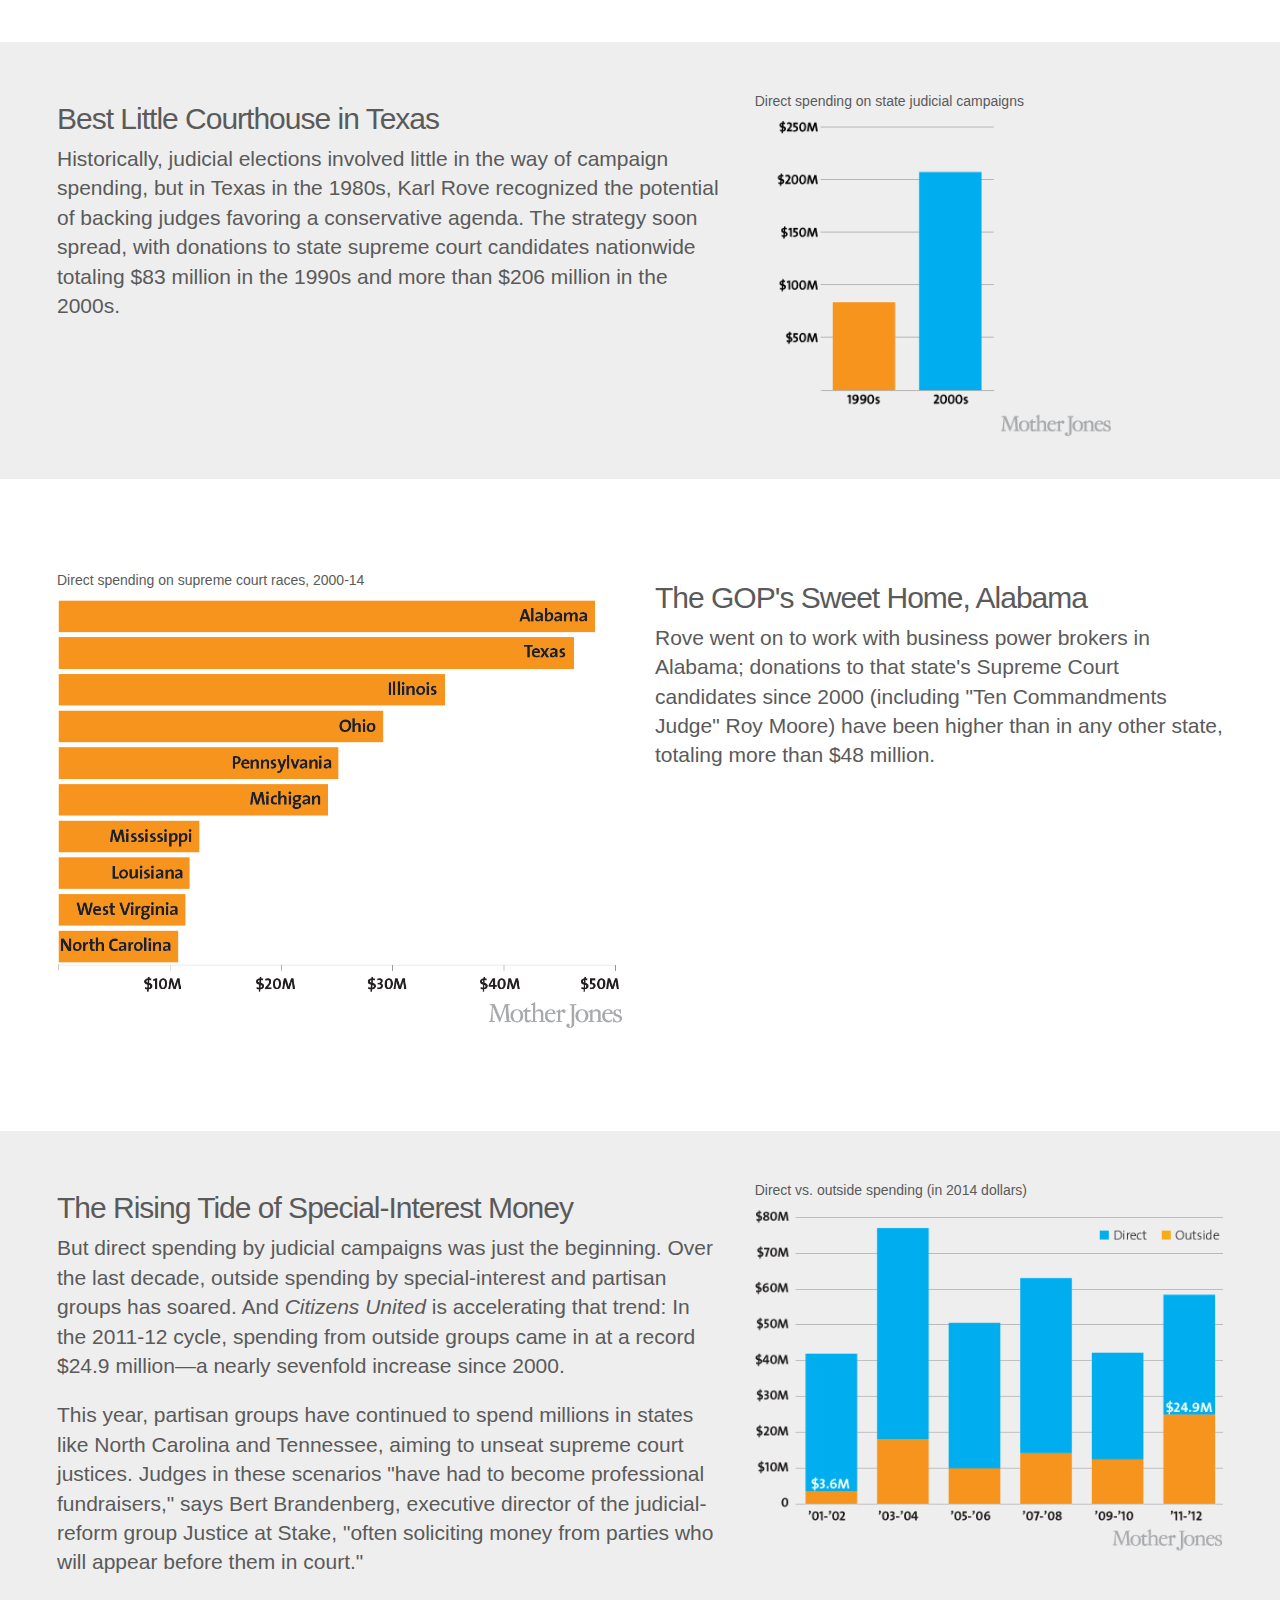
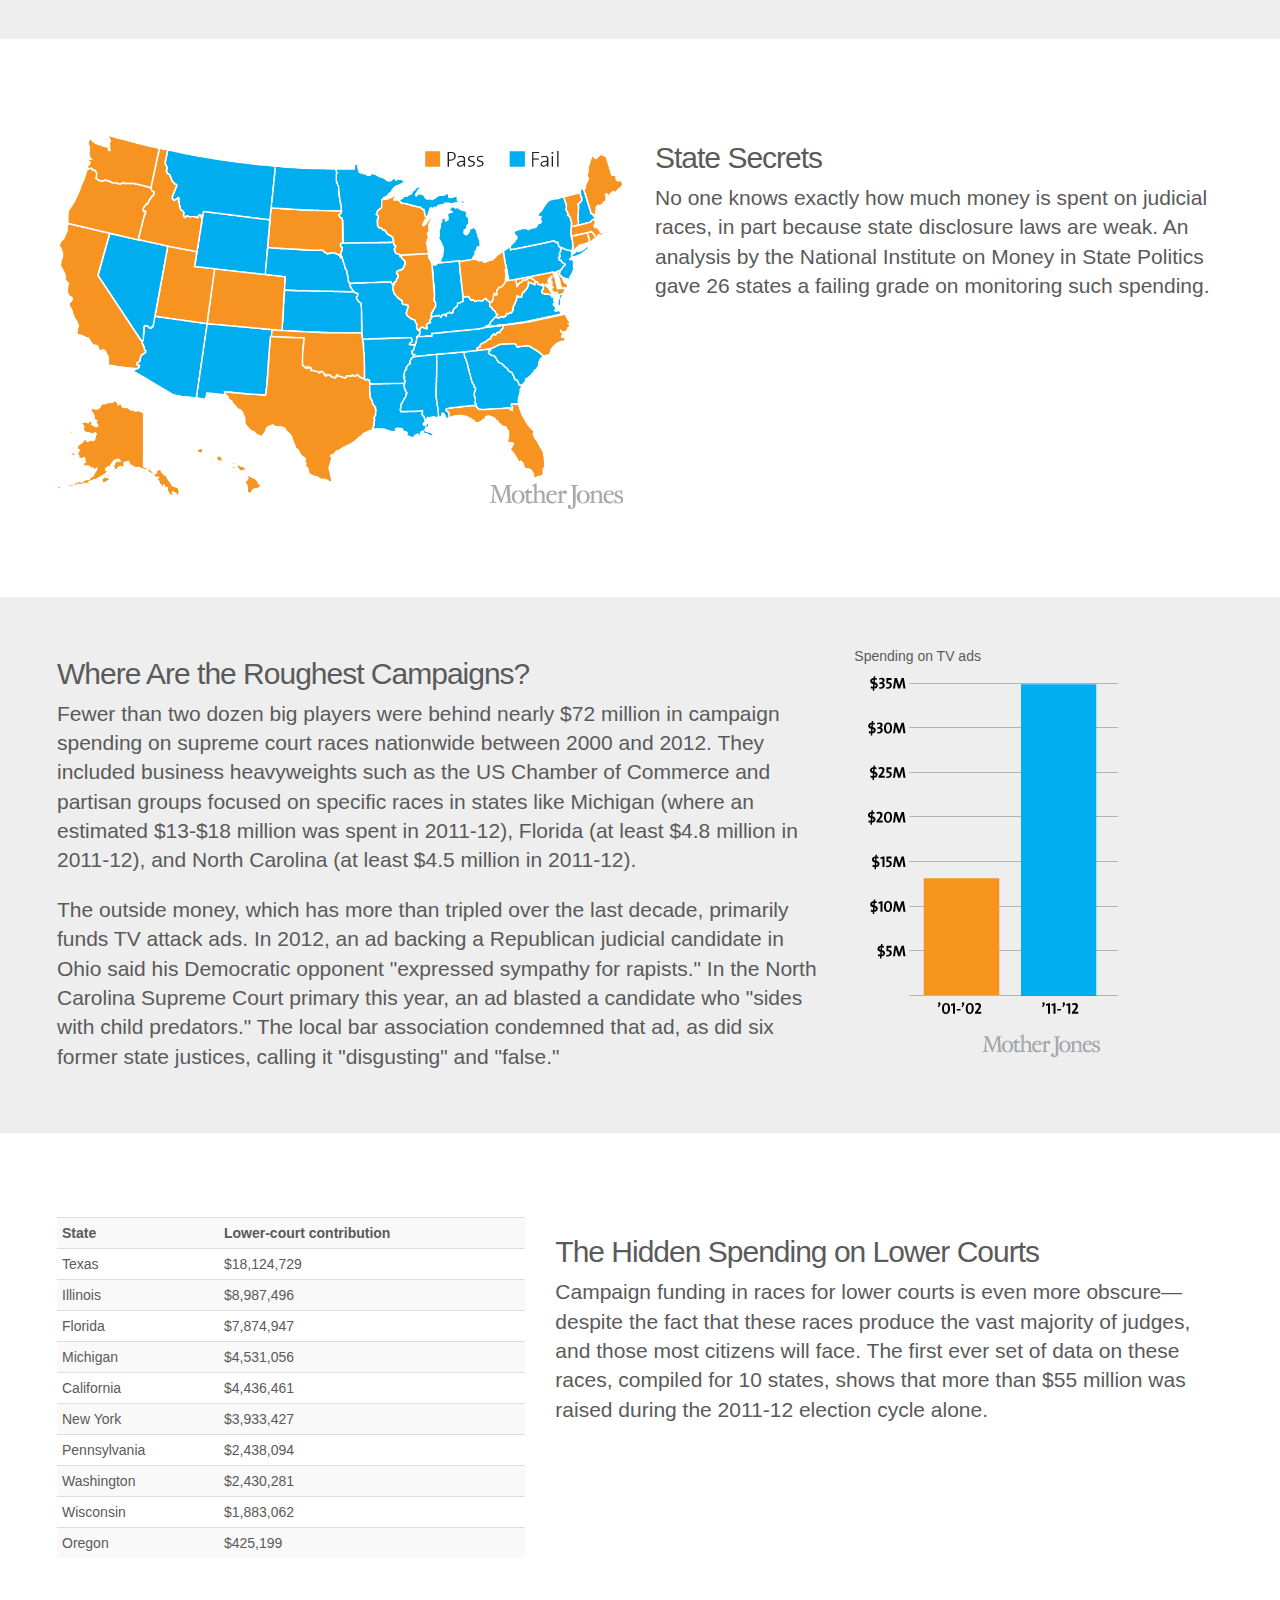
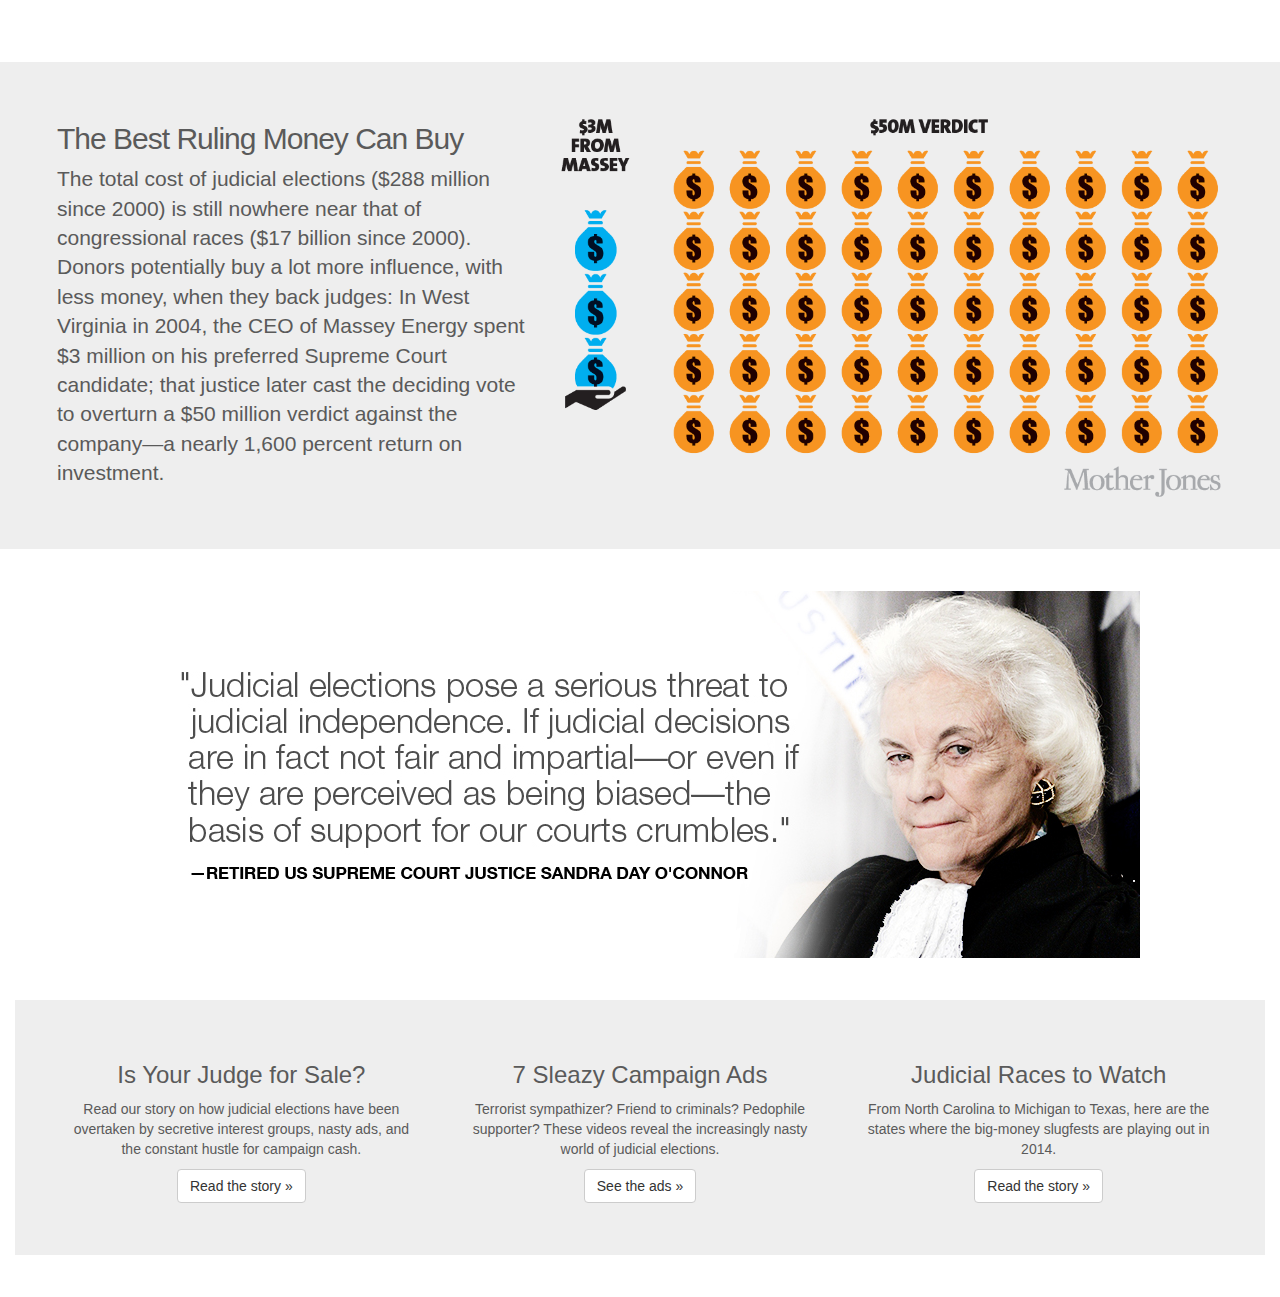
<file: index.html>
<!DOCTYPE html>
<html lang="en">
<head>
<title>Mother Jones Judicial Elections Explainer</title>
<meta charset="utf-8">
<meta http-equiv="X-UA-Compatible" content="IE=edge">
<meta name="viewport" content="width=device-width, initial-scale=1">
<link rel="stylesheet" href="https://maxcdn.bootstrapcdn.com/bootstrap/3.2.0/css/bootstrap.min.css">
<link href="style.css" rel="stylesheet">
<!-- HTML5 shim and Respond.js IE8 support of HTML5 elements and media queries -->
<!--[if lt IE 9]>
<script src="https://oss.maxcdn.com/html5shiv/3.7.2/html5shiv.min.js"></script>
<script src="https://oss.maxcdn.com/respond/1.4.2/respond.min.js"></script>
<![endif]-->
  
</head>

<body>

<div class="container-fluid">

<!-- START PANELS -->
<section class="row" id="start">        
<div class="col-md-7">
<h2>Best Little Courthouse in Texas</h2>
<p class="lead">Historically, judicial elections involved little in the way of campaign spending, but in Texas in the 1980s, Karl Rove recognized the potential of backing judges favoring a conservative agenda. The strategy soon spread, with donations to state supreme court candidates nationwide totaling $83 million in the 1990s and more than $206 million in the 2000s.</p>
</div>
<div class="col-md-5">
<div class="caption">
<h5>Direct spending on state judicial campaigns</h5>
</div>
<img class="img-responsive" src="img/rove.png" alt="Generic placeholder image"/>
</div>    
</section>

<section class="row" id="alabama">
<div class="col-md-6">
<div class="caption">
<h5>Direct spending on supreme court races, 2000-14</h5>
</div>
<img class="img-responsive" src="img/topten.png" alt="Generic placeholder image">
</div>
<div class="col-md-6">
<h2>The GOP's Sweet Home, Alabama</h2>
<p class="lead">Rove went on to work with business power brokers in Alabama; donations to that state's Supreme Court candidates since 2000 (including "Ten Commandments Judge" Roy Moore) have been higher than in any other state, totaling more than $48 million.</p>
</div>
</section>

<section class="row" id="specint">
<div class="col-md-7">
<h2>The Rising Tide of Special-Interest Money</h2>
<p class="lead">But direct spending by judicial campaigns was just the beginning. Over the last decade, outside spending by special-interest and partisan groups has soared. And <em>Citizens United</em> is accelerating that trend: In the 2011-12 cycle, spending from outside groups came in at a record $24.9 million&#8212;a nearly sevenfold increase since 2000.</p>
<p class="lead">This year, partisan groups have continued to spend millions in states like North Carolina and Tennessee, aiming to unseat supreme court justices.
Judges in these scenarios "have had to become professional fundraisers," says Bert Brandenberg, executive director of the judicial-reform group Justice at Stake, "often soliciting money from parties who will appear before them in court."</p>
</div>
<div class="col-md-5">
<div class="caption">
<h5>Direct vs. outside spending (in 2014 dollars)</h5>
</div>
<img class="img-responsive" src="img/independentspending.png" alt="Generic placeholder image">
</section>

<section class="row" id="failing">
<div class="col-md-6">
<img class="img-responsive" src="img/failing.png" alt="Generic placeholder image">
</div>
<div class="col-md-6">
<h2>State Secrets</h2>
<p class="lead">No one knows exactly how much money is spent on judicial races, in part because state disclosure laws are weak. An analysis by the National Institute on Money in State Politics gave 26 states a failing grade on monitoring such spending.</p>
</div>
</section>

<section class="row" id="ads">
<div class="col-md-8">
<h2>Where Are the Roughest Campaigns?</h2>
<p class="lead">Fewer than two dozen big players were behind nearly $72 million in campaign spending on supreme court races nationwide between 2000 and 2012. They included business heavyweights such as the US Chamber of Commerce and partisan groups focused on specific races in states like Michigan (where an estimated $13-$18 million was spent in 2011-12), Florida (at least $4.8 million in 2011-12), and North Carolina (at least $4.5 million in 2011-12).<p>
<p class="lead">The outside money, which has more than tripled over the last decade, primarily funds TV attack ads. In 2012, an ad backing a Republican judicial candidate in Ohio said his Democratic opponent "expressed sympathy for rapists." In the North Carolina Supreme Court primary this year, an ad blasted a candidate who "sides with child predators." The local bar association condemned that ad, as did six former state justices, calling it "disgusting" and "false."</p>
</div>
<div class="col-md-4">
<div class="caption">
<h5>Spending on TV ads</h5>
</div>
<img class="img-responsive" src="img/ads.png" alt="Generic placeholder image">
</div>
</section>

<section class="row" id="lowercourts">
<div class="col-md-5">
<table class="table table-condensed table-striped">
<tr><th>State</th><th>Lower-court contribution</th></tr>
<tr><td>Texas</td><td>$18,124,729</td></tr>
<tr><td>Illinois</td><td>$8,987,496</td></tr>
<tr><td>Florida</td><td>$7,874,947</td></tr>
<tr><td>Michigan</td><td>$4,531,056</td></tr>
<tr><td>California</td><td>$4,436,461</td></tr>
<tr><td>New York</td><td>$3,933,427</td></tr>
<tr><td>Pennsylvania</td><td>$2,438,094</td></tr>
<tr><td>Washington</td><td>$2,430,281</td></tr>
<tr><td>Wisconsin</td><td>$1,883,062</td></tr>
<tr><td>Oregon</td><td>$425,199</td></tr>
</table>
</div>
<div class="col-md-7">
<h2>The Hidden Spending on Lower Courts</h2>
<p class="lead">Campaign funding in races for lower courts is even more obscure&#8212;despite the fact that these races produce the vast majority of judges, and those most citizens will face. The first ever set of data on these races, compiled for 10 states, shows that more than $55 million was raised during the 2011-12 election cycle alone.</p>
</div>
</section>

<section class="row" id="superspenders">
<div class="col-md-5">
<h2>The Best Ruling Money Can Buy</h2>
<p class="lead">The total cost of judicial elections ($288 million since 2000) is still nowhere near that of congressional races ($17 billion since 2000). Donors potentially buy a lot more influence, with less money, when they back judges: In West Virginia in 2004, the CEO of Massey Energy spent $3 million on his preferred Supreme Court candidate; that justice later cast the deciding vote to overturn a $50 million verdict against the company&#8212;a nearly 1,600 percent return on investment.</p>
</div>
<div class="col-md-7">
<img class="img-responsive" src="img/verdict.png" alt="Generic placeholder image">
</div>
</section>

<section class="row" id="oconnor">
<img class="img-responsive center-block" src="img/oconnor.jpg" alt="Generic placeholder image">
</section>

<!-- /END THE PANELS -->


<!-- START READMORE -->
<section class="readmore">
<div class="row">
<div class="col-sm-4">
<h3>Is Your Judge for Sale?</h3>
<p>Read our story on how judicial elections have been overtaken by secretive interest groups, nasty ads, and the constant hustle for campaign cash.</p>
<p><a class="btn btn-default" href="http://www.motherjones.com/politics/2014/09/your-judge-sale" role="button">Read the story &raquo;</a></p>
</div>
<div class="col-sm-4">
<h3>7 Sleazy Campaign Ads</h3>
<p>Terrorist sympathizer? Friend to criminals? Pedophile supporter? These videos reveal the increasingly nasty world of judicial elections.</p>
<p><a class="btn btn-default" href="http://www.motherjones.com/politics/2014/05/videos-sleazy-attack-ads-judicial-elections-dark-money" role="button">See the ads &raquo;</a></p>
</div>
<div class="col-sm-4">
<h3>Judicial Races to Watch</h3>
<p>From North Carolina to Michigan to Texas, here are the states where the big-money slugfests are playing out in 2014.</p>
<p><a class="btn btn-default" href="http://www.motherjones.com/politics/2014/07/judicial-states-watch" role="button">Read the story &raquo;</a></p>
</div>
</div><!-- /.row -->
</section><!-- READMORE -->
<script type="text/javascript" src="http://assets.motherjones.com/interactives/plugins/pym.js/src/pym.js"></script>
<script> var pymChild = new pym.Child(); </script>

</div>

</body>
</html>
</file>
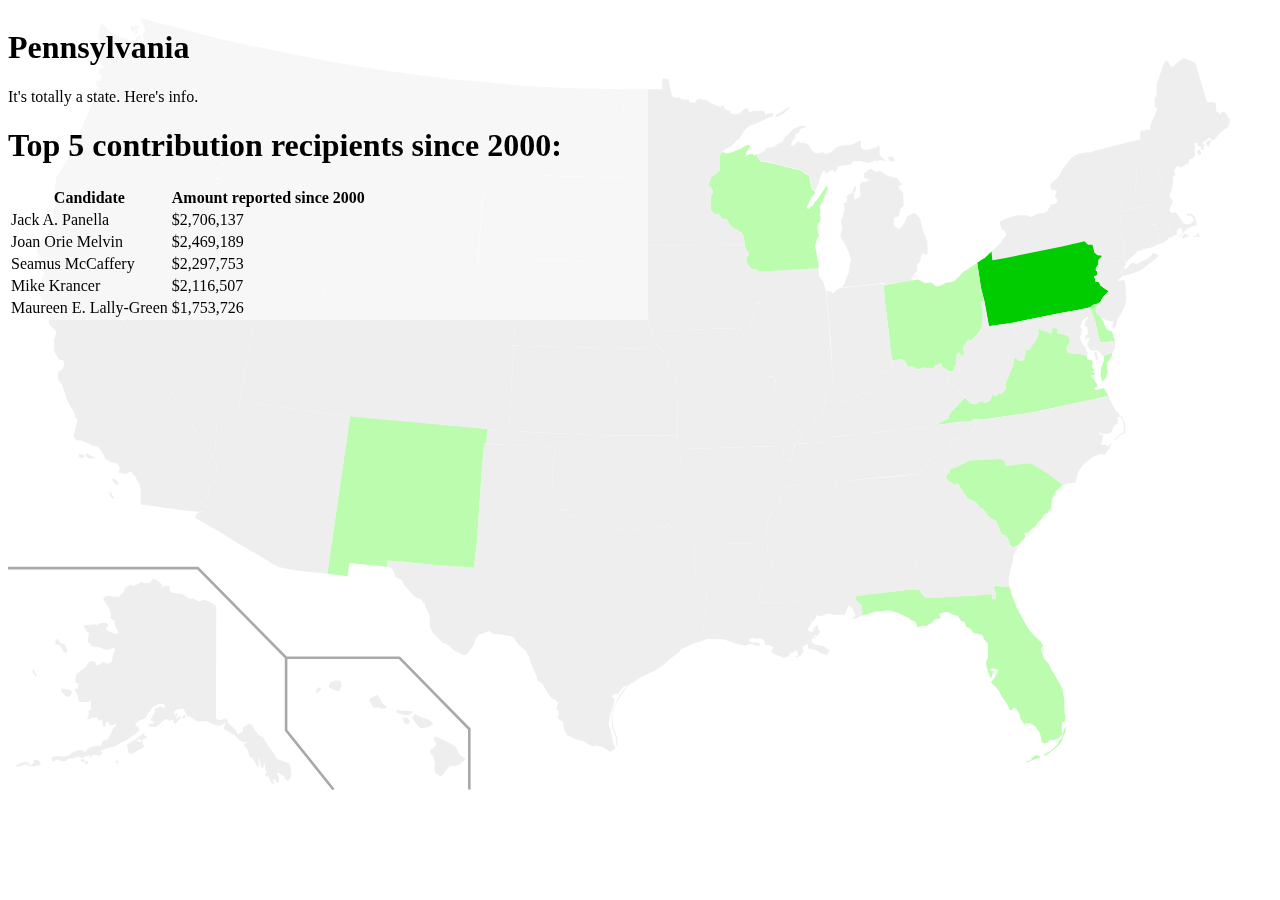
<file: examples/map.html>
<!DOCTYPE html>
<html>
	<head><title>Map</title>
		<style type="text/css">
			path.state.money, g.state.money path { fill: #BBFCAF; }
			path#PA { fill: #00cc00; }
			path.state, g.state {
				fill: #eee;
			}
			#infobox { width: 50%;
				background-color: rgba(255,255,255,0.5);
				float: left;
				position: fixed;
			}
		</style>
	</head>
	<body>
		<div id="infobox">
			<h1>Pennsylvania</h1>
			<p>It's totally a state. Here's info.</p>
				<section>
					<h1>Top 5 contribution recipients since 2000:</h1>
					<table>
						<tr>
							<th>Candidate</th>
							<th>Amount reported since 2000</th>
						</tr>
						<tr>
							<td>Jack A. Panella</td>
							<td>$2,706,137</td>
						</tr>
						<tr>
							<td>Joan Orie Melvin</td>
							<td>$2,469,189</td>
						</tr>
						<tr>
							<td>Seamus McCaffery</td>
							<td>$2,297,753</td>
						</tr>
						<tr>
							<td>Mike Krancer</td>
							<td>$2,116,507</td>
						</tr>
						<tr>
							<td>Maureen E. Lally-Green</td>
							<td>$1,753,726</td>
						</tr>
					</table>
				</section>
		</div>
		<svg id="svg3085" xmlns:rdf="http://www.w3.org/1999/02/22-rdf-syntax-ns#" xmlns="http://www.w3.org/2000/svg" viewBox="0 0 959 593" version="1.1" xmlns:cc="http://creativecommons.org/ns#" xmlns:dc="http://purl.org/dc/elements/1.1/">
		 <metadata id="metadata3145">
		  <rdf:RDF>
		   <cc:Work rdf:about="">
			<dc:format>image/svg+xml</dc:format>
			<dc:type rdf:resource="http://purl.org/dc/dcmitype/StillImage"/>
			<dc:title/>
		   </cc:Work>
		  </rdf:RDF>
		 </metadata>
		 <path id="HI" class="state" d="m233.09,519.31,1.9399-3.5566,2.2633-0.32332,0.32332,0.8083-2.1016,3.0716-2.4249,0zm10.185-3.7182,6.1431,2.5866,2.1016-0.32332,1.6166-3.8799-0.64664-3.3949-4.2032-0.48498-4.0415,1.7783-0.96996,3.7182zm30.716,10.023,3.7182,5.4965,2.4249-0.32332,1.1316-0.48498,1.455,1.2933,3.7182-0.16166,0.96997-1.455-2.9099-1.7783-1.9399-3.7182-2.1016-3.5565-5.8198,2.9099-0.64664,1.7783zm20.208,8.8914,1.2933-1.9399,4.6882,0.96996,0.64665-0.48498,6.1431,0.64664-0.32332,1.2933-2.5866,1.4549-4.3648-0.32332-5.4965-1.6166zm5.3348,5.1732,1.9399,3.8799,3.0716-1.1316,0.32333-1.6166-1.6166-2.1016-3.7182-0.32332,0,1.2933zm6.9514-1.1316,2.2633-2.9099,4.6882,2.4249,4.3648,1.1316,4.3649,2.7482,0,1.9399-3.5565,1.7783-4.8498,0.96996-2.4249-1.455-4.8498-6.6281zm16.651,15.519,1.6166-1.2933,3.3949,1.6166,7.5981,3.5565,3.3949,2.1016,1.6166,2.4249,1.9399,4.3648,4.0415,2.5866-0.32332,1.2933-3.8799,3.2332-4.2032,1.455-1.455-0.64664-3.0716,1.7783-2.4249,3.2332-2.2633,2.9099-1.7783-0.16166-3.5565-2.5866-0.32332-4.5265,0.64664-2.4249-1.6166-5.6581-2.1016-1.7783-0.16166-2.5866,2.2633-0.96996,2.1016-3.0716,0.48498-0.96997-1.6166-1.7783-0.32332-2.1016z"/>
		 <path id="AK" class="state" d="m158.08,453.68-0.32332,85.357,1.6166,0.96996,3.0716,0.16166,1.4549-1.1316,2.5866,0,0.16167,2.9099,6.9514,6.7898,0.48499,2.5866,3.3949-1.9399,0.64665-0.16166,0.32332-3.0716,1.4549-1.6166,1.1316-0.16166,1.9399-1.455,3.0716,2.1016,0.64665,2.9099,1.9399,1.1316,1.1316,2.4249,3.8799,1.7783,3.3949,5.9815,2.7482,3.8799,2.2633,2.7482,1.455,3.7182,5.0115,1.7783,5.1732,2.1016,0.96996,4.3649,0.48498,3.0716-0.96996,3.3949-1.7783,2.2632-1.6166-0.8083-1.455-3.0716-2.7482-1.4549-1.7783-1.1316-0.80831,0.80831,1.455,2.7482,0.16166,3.7182-1.1316,0.48498-1.9399-1.9399-2.1016-1.2933,0.48498,1.6166,1.2933,1.7783-0.8083,0.8083s-0.8083-0.32332-1.2933-0.96997c-0.485-0.64664-2.1016-3.3949-2.1016-3.3949l-0.96997-2.2633s-0.32332,1.2933-0.96997,0.96996c-0.64665-0.32332-1.2933-1.4549-1.2933-1.4549l1.7783-1.9399-1.455-1.455v-5.0115h-0.8083l-0.8083,3.3949-1.1316,0.485-0.96996-3.7182-0.64665-3.7182-0.80831-0.48498,0.32333,5.6582v1.1316l-1.455-1.2933-3.5565-5.9815-2.1016-0.48498-0.64664-3.7182-1.6166-2.9099-1.6166-1.1316v-2.2632l2.1016-1.2933-0.48498-0.32332-2.5866,0.64664-3.3949-2.4249-2.5866-2.9099-4.8498-2.5866-4.0415-2.5866,1.2933-3.2332v-1.6166l-1.7783,1.6166-2.9099,1.1316-3.7182-1.1316-5.6582-2.4249h-5.4965l-0.64664,0.48498-6.4664-3.8799-2.1016-0.32332-2.7482-5.8198-3.5566,0.32332-3.5566,1.455,0.48499,4.5265,1.1316-2.9099,0.96998,0.32332-1.455,4.3648,3.2332-2.7482,0.64665,1.6166-3.8799,4.3648-1.2933-0.32332-0.48498-1.9399-1.2933-0.8083-1.2933,1.1316-2.7482-1.7783-3.0716,2.1016-1.7783,2.1016-3.3949,2.1016-4.6882-0.16167-0.48498-2.1016,3.7182-0.64665v-1.2933l-2.2633-0.64666,0.96998-2.4249,2.2632-3.8799v-1.7783l0.16166-0.80831,4.3649-2.2633,0.96996,1.2933h2.7482l-1.2933-2.5866-3.7182-0.32333-5.0115,2.7482-2.4249,3.3949-1.7783,2.5866-1.1316,2.2633-4.2032,1.4549-3.0716,2.5866-0.32332,1.6166,2.2633,0.96997,0.80831,2.1016-2.7482,3.2332-6.4664,4.2032-7.7597,4.2032-2.1016,1.1316-5.3348,1.1316-5.3348,2.2632,1.7783,1.2933-1.455,1.455-0.48498,1.1316-2.7482-0.96997-3.2332,0.16166-0.80831,2.2633h-0.96996l0.32332-2.4249-3.5566,1.2933-2.9099,0.96996-3.3949-1.2933-2.9099,1.9399h-3.2332l-2.1016,1.2933-1.6166,0.8083-2.1016-0.32332-2.5866-1.1316-2.2633,0.64665-0.96997,0.96996-1.6166-1.1316v-1.9399l3.0716-1.2933,6.3048,0.64665,4.3649-1.6166,2.1016-2.1016,2.9099-0.64665,1.7783-0.80831,2.7482,0.16166,1.6166,1.2933,0.96996-0.32332,2.2633-2.7482,3.0716-0.96998,3.3949-0.64664,1.2933-0.32332,0.64664,0.48498h0.80831l1.2933-3.7182,4.0415-1.4549,1.9399-3.7182,2.2633-4.5265,1.6166-1.455,0.32332-2.5866-1.6166,1.2933-3.3949,0.64665-0.64664-2.4249-1.2933-0.32332-0.96997,0.96996-0.16166,2.9099-1.455-0.16167-1.4549-5.8198-1.2933,1.2933-1.1316-0.48498-0.32332-1.9399-4.0415,0.16166-2.1016,1.1316-2.5866-0.32332,1.4549-1.455,0.48498-2.5866-0.64664-1.9399,1.455-0.96996,1.2933-0.16166-0.64664-1.7783v-4.3648l-0.96996-0.96997-0.80831,1.455h-6.1431l-1.455-1.2933-0.64664-3.8799-2.1016-3.5566v-0.96996l2.1016-0.80831,0.16166-2.1016,1.1316-1.1316-0.8083-0.48498-1.2933,0.48498-1.1316-2.7482,0.96997-5.0115,4.5265-3.2332,2.5866-1.6166,1.9399-3.7182,2.7482-1.2933,2.5866,1.1316,0.32332,2.4249,2.4249-0.32334,3.2332-2.4249,1.6166,0.64665,0.96996,0.64664h1.6166l2.2633-1.2933,0.80831-4.3649s0.32332-2.9099,0.96996-3.3949c0.64664-0.48498,0.96996-0.96996,0.96996-0.96996l-1.1316-1.9399-2.5866,0.80831-3.2332,0.8083-1.9399-0.48498-3.5565-1.7783-5.0115-0.16166-3.5566-3.7182,0.48498-3.8799,0.64665-2.4249-2.1016-1.7783-1.9399-3.7182,0.48498-0.8083,6.7898-0.48498h2.1016l0.96996,0.96996h0.64665l-0.16166-1.6166,3.8799-0.64664,2.5866,0.32332,1.455,1.1316-1.455,2.1016-0.48498,1.4549,2.7482,1.6166,5.0115,1.7783,1.7783-0.96996-2.2633-4.3648-0.96997-3.2332,0.96997-0.80831-3.3949-1.9399-0.48498-1.1316,0.48498-1.6166-0.8083-3.8799-2.9099-4.6882-2.4249-4.2032,2.9099-1.9399h3.2332l1.7783,0.64665,4.2032-0.16166,3.7182-3.5565,1.1316-3.0716,3.7182-2.4249,1.6166,0.96997,2.7482-0.64665,3.7182-2.1016,1.1316-0.16166,0.96996,0.80832,4.5265-0.16167,2.7482-3.0716h1.1316l3.5566,2.4249,1.9399,2.1016-0.48498,1.1316,0.64664,1.1316,1.6166-1.6166,3.8799,0.32332,0.32332,3.7182,1.9399,1.455,7.1131,0.64664,6.3048,4.2032,1.4549-0.96996,5.1732,2.5866,2.1016-0.64664,1.9399-0.80832,4.8498,1.9399,4.3649,2.9099zm-115.1,28.937,2.1016,5.3348-0.16166,0.96997-2.9099-0.32333-1.7783-4.0415-1.7783-1.4549-2.4249,0-0.16166-2.5866,1.7783-2.4249,1.1316,2.4249,1.455,1.455,2.7482,0.64665zm-2.5866,33.464,3.7182,0.80831,3.7182,0.96996,0.80831,0.96998-1.6166,3.7182-3.0716-0.16166-3.3949-3.5565-0.16166-2.7482zm-20.693-14.065,1.1316,2.5866,1.1316,1.6166-1.1316,0.8083-2.1016-3.0716,0-1.9399,0.96997,0zm-13.741,73.071,3.3949-2.2633,3.3949-0.96997,2.5866,0.32332,0.48498,1.6166,1.9399,0.48499,1.9399-1.9399-0.32332-1.6166,2.7482-0.64665,2.9099,2.5866-1.1316,1.7783-4.3649,1.1316-2.7482-0.48498-3.7182-1.1316-4.3649,1.455-1.6166,0.32332-1.1316-0.64664zm48.983-4.5265,1.6166,1.9399,2.1016-1.6166-1.4549-1.2933-2.2633,0.96998zm2.9099,3.0716,1.1316-2.2632,2.1016,0.32332-0.8083,1.9399-2.4249,0zm23.603-1.9399,1.455,1.7783,0.96997-1.1316-0.80831-1.9399-1.6166,1.2933zm8.7297-12.448,1.1316,5.8198,2.9099,0.80831,5.0115-2.9099,4.3649-2.5866-1.6166-2.4249,0.48498-2.4249-2.1016,1.2933-2.9099-0.80831,1.6166-1.1316,1.9399,0.8083,3.8799-1.7783,0.48499-1.4549-2.4249-0.80831,0.8083-1.9399-2.7482,1.9399-4.6882,3.5566-4.8498,2.9099-1.2933,1.1316zm42.355-19.884,2.4249-1.455-0.96997-1.7783-1.7783,0.96997,0.32332,2.2633z"/>
		 <path id="FL" class="state money" d="m759.82,439.14,2.2657,7.3186,3.7297,9.7423,5.3348,9.3763,3.7182,6.3048,4.8498,5.4965,4.0415,3.7182,1.6166,2.9099-1.1316,1.2933-0.8083,1.2933,2.9099,7.4364,2.9099,2.9099,2.5866,5.3348,3.5565,5.8198,4.5265,8.2447,1.2933,7.598,0.48498,11.963,0.64664,1.7783-0.32332,3.3949-2.4249,1.2933,0.32332,1.9399-0.64664,1.9399,0.32332,2.4249,0.48498,1.9399-2.7482,3.2332-3.0716,1.4549-3.8798,0.16166-1.455,1.6166-2.4249,0.96996-1.2933-0.48498-1.1316-0.96996-0.32332-2.9099-0.80831-3.3949-3.3949-5.1731-3.5565-2.2632-3.8798-0.32332-0.8083,1.2933-3.0716-4.3648-0.64664-3.5565-2.5866-4.0415-1.7783-1.1316-1.6166,2.1016-1.7783-0.32332-2.1016-5.0115-2.9099-3.8798-2.9099-5.3348-2.5866-3.0716-3.5565-3.7182,2.1016-2.4249,3.2332-5.4965-0.16166-1.6166-4.5265-0.96996-1.6166,0.64664,0.32333,0.64664,2.5866,0.96996-1.4549,4.5265-0.8083,0.48498-1.7783-4.0415-1.2933-4.8498-0.32332-2.7482,1.4549-4.6882,0-9.538-3.0716-3.7182-1.2933-3.0716-5.1731-1.2933-1.9399-0.64664-1.6166-2.5866-3.3949-1.6166-1.1316-3.3949-2.7482-0.96996-2.4249-3.7182-4.2032-1.4549-2.9099-1.455-2.5866,0-4.0415,0.80831-0.16166,1.9399,0.80831,0.96996-0.48499,1.1316-3.0715-0.16166-3.7182,3.5565-3.5565,1.9399-3.8798,0-3.2332,1.2933-0.32332-2.7482-1.6166-1.9399-2.9099-1.1316-1.6166-1.455-8.083-3.8798-7.598-1.7783-4.3648,0.64664-5.9814,0.48498-5.9814,2.1016-3.4792,0.61296-0.23792-8.0498-2.5866-1.9399-1.7783-1.7783,0.32332-3.0716,10.185-1.2933,25.542-2.9099,6.7898-0.64664,5.436,0.28027,2.5866,3.8799,1.4549,1.4549,8.0982,0.51522,10.82-0.64664,21.512-1.2933,5.4457-0.67437,5.1076,0.20451,0.42683,2.9099,2.233,0.8083,0.23494-4.63-1.5282-4.173,1.3084-1.4398,5.5546,0.45475,5.1731,0.32332zm12.545,132.41,2.4249-0.64664,1.2933-0.24249,1.455-2.3441,2.3441-1.6166,1.2933,0.48499,1.6974,0.32332,0.40415,1.0508-3.4757,1.2125-4.2032,1.455-2.3441,1.2125-0.88914-0.88914zm13.499-5.0115,1.2125,1.0508,2.7482-2.1016,5.3348-4.2032,3.7182-3.8799,2.5058-6.6281,0.96997-1.6974,0.16166-3.3949-0.72748,0.48498-0.96996,2.8291-1.455,4.6073-3.2332,5.254-4.3648,4.2032-3.3949,1.9399-2.5058,1.5358z"/>
		 <path id="NH" class="state" d="m880.8,142.42,0.869-1.0765,1.0902-3.291-2.5431-0.91347-0.48499-3.0716-3.8798-1.1316-0.32332-2.7482-7.2748-23.441-4.6014-14.543-0.89708-0.0051-0.64664,1.6166-0.64664-0.48498-0.96997-0.96996-1.4549,1.9399-0.0485,5.0321,0.31165,5.6672,1.9399,2.7482,0,4.0415-3.7182,5.0628-2.5866,1.1316,0,1.1316,1.1316,1.7783,0,8.568-0.80831,9.2147-0.16166,4.8498,0.96997,1.2933-0.16166,4.5265-0.48499,1.7783,0.96881,0.70922,16.788-4.4246,2.1749-0.60245,1.8436-2.7733,3.6052-1.6131z"/>
		 <path id="path57" d="m211,493v55l36,45m-247-168h144l67,68h86l53,54v46" stroke="#a9a9a9" stroke-width="2" fill="none"/>
		 <g id="MI" stroke="#fff" stroke-width="0.75" class="state">
		  <path id="MI-" d="m697.86,177.24-3.2332-8.2447-2.2632-9.053-2.4249-3.2332-2.5866-1.7783-1.6166,1.1316-3.8799,1.7783-1.9399,5.0115-2.7482,3.7182-1.1316,0.64664-1.455-0.64664s-2.5866-1.455-2.4249-2.1016c0.16166-0.64664,0.48498-5.0115,0.48498-5.0115l3.3949-1.2933,0.8083-3.3949,0.64664-2.5866,2.4249-1.6166-0.32332-10.023-1.6166-2.2632-1.2933-0.80831-0.8083-2.1016,0.8083-0.8083,1.6166,0.32332,0.16166-1.6166-2.4249-2.2632-1.2933-2.5866h-2.5866l-4.5265-1.455-5.4964-3.3949h-2.7482l-0.64664,0.64665-0.96997-0.48499-3.0715-2.2632-2.9099,1.7783-2.9099,2.2632,0.32332,3.5565,0.96996,0.32332,2.1016,0.48498,0.48498,0.8083-2.5866,0.80831-2.5866,0.32332-1.455,1.7783-0.32332,2.1016,0.32332,1.6166,0.32332,5.4965-3.5565,2.1016-0.64664-0.16167v-4.2032l1.2933-2.4249,0.64665-2.4249-0.80831-0.8083-1.9399,0.8083-0.96997,4.2032-2.7482,1.1316-1.7783,1.9399-0.16166,0.96996,0.64664,0.8083-0.64664,2.5866-2.2632,0.48498v1.1316l0.80831,2.4249-1.1316,6.1431-1.6166,4.0415,0.64664,4.6882,0.48498,1.1316-0.8083,2.4249-0.32332,0.8083-0.32332,2.7482,3.5565,5.9814,2.9099,6.4664,1.4549,4.8498-0.8083,4.6882-0.96996,5.9814-2.4249,5.1731-0.32332,2.7482-3.2589,3.0852,4.4086-0.16205,21.418-2.2632,7.2778-0.98706,0.0964,1.6664,6.8519-1.2125,10.298-1.5031,3.8542-0.46091,0.13805-0.58755,0.16166-1.4549,2.1016-3.7182,2.0006-1.7378-0.22229-5.0519,1.597-1.597,1.0906-0.34294,0.22228-3.5565,1.5358-3.0311,1.0508,0.60622,0.16166,0.64664,0.80831,0.16166,1.9399-0.96996-0.32332-9.538z"/>
		  <path id="SP-" d="m581.62,82.059,1.829-2.0576,2.1719-0.80018,5.3726-3.8866,2.2862-0.57156,0.45726,0.45725-5.144,5.144-3.315,1.9433-2.0576,0.9145-1.6004-1.1431zm86.174,32.128,0.64664,2.5057,3.2332,0.16166,1.2933-1.2125s-0.0808-1.4549-0.40415-1.6166c-0.32333-0.16166-1.6166-1.8591-1.6166-1.8591l-2.1824,0.24249-1.6166,0.16166-0.32332,1.1316,0.96997,0.48499zm-100.3-2.974,0.71628-0.5804,2.7482-0.80831,3.5565-2.2632,0-0.96997,0.64665-0.64664,5.9814-0.96996,2.4249-1.9399,4.3648-2.1016,0.16166-1.2933,1.9399-2.9099,1.7783-0.8083,1.2933-1.7783,2.2632-2.2632,4.3648-2.4249,4.6882-0.48498,1.1316,1.1316-0.32332,0.96996-3.7182,0.96996-1.4549,3.0715-2.2632,0.8083-0.48498,2.4249-2.4249,3.2332-0.32332,2.5866,0.8083,0.48498,0.96997-1.1316,3.5565-2.9099,1.2933,1.2933,2.2632,0,3.2332,0.96996,1.4549,1.1316,1.4549,3.0716,2.7482,2.7482,3.8798-0.16166,1.455-0.96996,1.6166,1.2933,1.6166,0.48499,1.2933-0.80831,1.1316,0,1.6166-0.96996,4.0415-3.5565,3.3949-1.1316,6.6281-0.32332,4.5265-1.9399,2.5866-1.2933,1.455,0.16166,0,5.6581,0.48498,0.32332,2.9099,0.80831,1.9399-0.48499,6.1431-1.6166,1.1316-1.1316,1.455,0.48498,0,6.9514,3.2332,3.0716,1.2933,0.64664,1.2933,0.96996-1.2933,0.32332-0.8083-0.32332-3.7182-0.48498-2.1016,0.64664-2.2632-0.16166-3.2332,1.455-1.7783,0-5.8198-1.2933-5.1731,0.16166-1.9399,2.5866-6.9514,0.64664-2.4249,0.8083-1.1316,3.0716-1.2933,1.1316-0.48498-0.16166-1.455-1.6166-4.5265,2.4249-0.64664,0-1.1316-1.6166-0.8083,0.16166-1.9399,4.3648-0.96997,4.0415-3.1811,7.0008-1.1768-1.0343-1.3717-1.0313-1.9408-10.288-3.5445-1.37-2.0526-2.2862-12.12-2.7435-2.8553-1.0296-8.2304-2.1727-7.89-1.1431-3.7193-5.1457z"/>
		 </g>
		 <path id="VT" class="state" d="m844.48,154.06,0.3167-5.3456-2.8907-10.784-0.64664-0.32332-2.9099-1.2933,0.8083-2.9099-0.8083-2.1016-2.7-4.64,0.96997-3.8799-0.80831-5.1732-2.4249-6.4664-0.80557-4.9225,26.419-6.7318,0.3087,5.5222,1.9163,2.7422,0,4.0415-3.7072,5.058-2.5866,1.1427-0.011,1.1206,1.31,1.5191-0.31093,8.098-0.60943,9.2589-0.22795,5.5569,0.96996,1.2933-0.16166,4.5707-0.48498,1.6899,1.0142,0.72716-7.4376,1.5067-4.5017,0.72383z"/>
		 <path id="ME" class="state" d="m922.84,78.831,1.9399,2.1016,2.2632,3.7182,0,1.9399-2.1016,4.6882-1.9399,0.64664-3.3949,3.0715-4.8498,5.4965h-1.2933c-0.64664,0-0.96997-2.1016-0.96997-2.1016l-1.7783,0.16166-0.96996,1.4549-2.4249,1.455-0.96996,1.4549,1.6166,1.4549-0.48498,0.64665-0.48498,2.7482-1.9399-0.16166v-1.6166l-0.32332-1.2933-1.4549,0.32333-1.7783-3.2332-2.1016,1.2933,1.2933,1.4549,0.32332,1.1316-0.8083,1.2933,0.32332,3.0716,0.16166,1.6166-1.6166,2.5866-2.9099,0.48498-0.32332,2.9099-5.3348,3.0716-1.2933,0.48498-1.6166-1.4549-3.0716,3.5565,0.96997,3.2332-1.455,1.2933-0.16166,4.3648-1.1233,6.2594-2.4622-1.156-0.48499-3.0716-3.8798-1.1316-0.32332-2.7482-7.2748-23.441-4.6986-14.64,1.4205-0.11816,1.5138,0.4099v-2.5866l1.3083-4.4965,2.5866-4.6882,1.455-4.0415-1.9399-2.4249v-5.9814l0.8083-0.96996,0.80831-2.7482-0.16166-1.4549-0.16167-4.8498,1.7783-4.8498,2.9099-8.8913,2.1016-4.2032h1.2933l1.2933,0.16166v1.1316l1.2933,2.2632,2.7482,0.64664,0.80831-0.8083v-0.96996l4.0415-2.9099,1.7783-1.7783,1.455,0.16166,5.9814,2.4249,1.9399,0.96996,9.053,29.907h5.9814l0.80831,1.9399,0.16166,4.8498,2.9099,2.2632h0.80831l0.16166-0.48498-0.48498-1.1316,2.7482-0.16166zm-20.932,30.148,1.5358-1.5358,1.3741,1.0508,0.56581,2.4249-1.6974,0.88913-1.7783-2.8291zm6.7089-5.9006,1.7783,1.8591s1.2933,0.0808,1.2933-0.2425c0-0.32332,0.24249-2.0208,0.24249-2.0208l0.88914-0.8083-0.80831-1.7783-2.0208,0.72748-1.3741,2.2633z"/>
		 <path id="RI" class="state" d="m874.07,178.9-3.6958-14.956,6.2693-1.8451,2.1911,1.9271,3.3065,4.3206,2.6879,4.4021-2.9993,1.6248-1.2933-0.16166-1.1316,1.7783-2.4249,1.9399-2.9099,0.96995z"/>
		 <path id="NY" class="state" d="m830.38,188.75-1.1316-0.96996-2.5866-0.16166-2.2632-1.9399-1.6306-6.1291-3.4585,0.0905-2.4437-2.7082-19.385,4.3819-43.002,8.7297-7.5296,1.228-0.73816-6.4683,1.4281-1.1254,1.2933-1.1316,0.96997-1.6166,1.7783-1.1316,1.9399-1.7783,0.48498-1.6166,2.1016-2.7482,1.1316-0.96996-0.16166-0.96997-1.2933-3.0715-1.7783-0.16166-1.9399-6.1431,2.9099-1.7783,4.3648-1.4549,4.0415-1.2933,3.2332-0.48498,6.3048-0.16166,1.9399,1.2933,1.6166,0.16166,2.1016-1.2933,2.5866-1.1316,5.1731-0.48498,2.1016-1.7783,1.7783-3.2332,1.6166-1.9399,2.1016,0,1.9399-1.1316,0.16166-2.2632-1.4549-2.1016-0.32332-1.4549,1.1316-2.1016,0-1.4549-1.7783,0-1.7783-0.8083-0.8083-1.1316-0.16166-2.5866,5.8198-5.4964,0.64664-0.8083,1.455-2.9099,2.9099-4.5265,2.7482-3.7182,2.1016-2.4249,2.4151-1.8256,3.0814-1.2459,5.4964-1.2933,3.2332,0.16166,4.5265-1.4549,7.5652-2.0712,0.51979,4.9797,2.4249,6.4664,0.8083,5.1732-0.96996,3.8799,2.5866,4.5265,0.8083,2.1016-0.8083,2.9099,2.9099,1.2933,0.64664,0.32332,3.0716,10.993-0.53629,5.0597-0.48498,10.831,0.8083,5.4965,0.8083,3.5565,1.455,7.2747,0,8.083-1.1316,2.2632,1.8393,1.9928,0.79655,1.6784-1.9399,1.7783,0.32332,1.2933,1.2933-0.32332,1.455-1.2933,2.2632-2.5866,1.1316-0.64664,1.6166,0.64664,2.2632,0.16166,7.9214-3.8798,2.9099-2.7482,1.2933-1.4549,4.2032,1.6166-3.3949,3.5565-3.8798,2.9099-7.1131,5.3348-2.5866,0.96997-5.8198,1.9399-4.0415,1.1316-1.1747-0.53293-0.24402-3.6885,0.48498-2.7482-0.16166-2.1016-2.8135-1.699-4.5265-0.96997-3.8799-1.1316-3.7182-1.7783z"/>
		 <path id="PA" class="state" d="m825.12,224.69,1.3084-0.271,2.3295-1.2532,1.2119-2.4831,1.6166-2.2632,3.2332-3.0716,0-0.8083-2.4249-1.6166-3.5565-2.4249-0.96996-2.5866-2.7482-0.32332-0.16166-1.1316-0.8083-2.7482,2.2633-1.1316,0.16166-2.4249-1.2933-1.2933,0.16166-1.6166,1.9399-3.0716,0-3.0716,2.6976-2.6459-0.92028-0.67498-2.5241-0.19291-2.2945-1.9399-1.5499-6.1161-3.5046,0.10052-2.4552-2.7033-18.091,4.1978-43.002,8.7297-8.8914,1.4549-0.62067-6.5214-5.3625,5.0676-1.2933,0.48498-4.2023,3.0089,2.9108,19.137,2.4817,9.7294,3.5718,19.261,3.2693-0.63768,11.944-1.5025,37.927-7.6652,14.876-2.8233,8.3004-1.6224,0.26711-0.23853,2.1016-1.6166,2.1016-0.68084z"/>
		 <path id="NJ" class="state" d="m829.68,188.46-2.3226,2.7343,0,3.0716-1.9399,3.0716-0.16166,1.6166,1.2933,1.2933-0.16166,2.4249-2.2633,1.1316,0.8083,2.7482,0.16166,1.1316,2.7482,0.32332,0.96996,2.5866,3.5565,2.4249,2.4249,1.6166,0,0.80831-2.9832,2.6966-1.6166,2.2632-1.455,2.7482-2.2632,1.2933-0.46245,1.6025-0.2425,1.2125-0.60923,2.6067,1.0923,2.2442,3.2332,2.9099,4.8498,2.2632,4.0415,0.64664,0.16166,1.4549-0.8083,0.96996,0.32332,2.7482,0.8083,0,2.1016-2.4249,0.8083-4.8498,2.7482-4.0415,3.0716-6.4664,1.1316-5.4964-0.64664-1.1316-0.16166-9.3763-1.6166-3.3949-1.1316,0.8083-2.7482,0.32332-0.48498-0.48498,1.1316-0.96997,2.1016-1.9399,0.0631-1.0938-0.38439-3.4338,0.57337-2.7482-0.11747-1.969-2.8075-1.7504-5.0921-1.1758-4.1374-1.3816-3.5856-1.6457z"/>
		 <path id="DE" class="state money" d="m825.63,228.28,0.36831-2.1469,0.37507-1.691-1.623,0.39776-1.6155,0.46756-2.2063,1.7643,1.7201,5.0429,2.2633,5.6581,2.1016,9.6996,1.6166,6.3048,5.0115-0.16166,6.1421-1.1807-2.2642-7.3863-0.96997,0.48498-3.5565-2.4249-1.7783-4.6882-1.9399-3.5565-3.1471-2.8703-0.86416-2.0981,0.36636-1.6155z"/>
		 <path id="MD" class="state" d="m839.79,252.41-6.0086,1.2038-5.1429,0.11746-1.8436-6.9223-1.9248-9.1693-2.5726-6.1884-1.2884-4.3983-7.506,1.6224-14.876,2.8233-37.451,7.5509,1.1313,5.0117,0.96996,5.6581,0.32332-0.32332,2.1016-2.4249,2.2632-2.6177,2.4249-0.61556,1.455-1.455,1.7783-2.5866,1.2933,0.64665,2.9099-0.32333,2.5866-2.1016,2.0069-1.4533,1.8452-0.48498,1.6444,1.13,2.9099,1.4549,1.9399,1.7783,1.2125,1.5358,4.1224,1.6974,0,2.9099,5.4965,1.2933,1.1444,0.54198,1.4119-2.0283,2.882,1.9702-1.2782,2.4819-0.76527,3.9857-1.7783,2.5866,0,2.1016,0.64664,1.7783,5.064,1.3557,4.3111-0.0617,3.0715,0.96997,2.1016,0.32332,0.96996-2.1016-1.4549-2.1016,0-1.7783-2.4249-2.1016-2.1016-5.4964,1.2933-5.3348-0.16166-2.1016-1.2933-1.2933s1.4549-1.6166,1.4549-2.2632c0-0.64665,0.48498-2.1016,0.48498-2.1016l1.9399-1.2933,1.9399-1.6166,0.48498,0.96997-1.4549,1.6166-1.2933,3.7182,0.32332,1.1316,1.7783,0.32332,0.48498,5.4965-2.1016,0.96996,0.32332,3.5565,0.48498-0.16166,1.1316-1.9399,1.6166,1.7783-1.6166,1.2933-0.32332,3.3949,2.5866,3.3949,3.8798,0.48498,1.6166-0.8083,3.2366,4.1829,1.3584,0.5363,6.6537-2.797,2.0076-4.0239-0.43596-4.908zm-15.97,9.0287,1.1316,2.5058,0.16166,1.7783,1.1316,1.8591s0.88914-0.88914,0.88914-1.2125c0-0.32332-0.72747-3.0716-0.72747-3.0716l-0.72748-2.3441-1.8591,0.48499z"/>
		 <path id="VA" class="state money" d="m831.64,266.07-0.14391-1.947,6.4534-2.5499-0.77041,3.2178-2.92,3.7791-0.41809,4.5858,0.46175,3.3904-1.828,4.9782-2.1643,1.9161-1.4703-4.6408,0.44589-5.4491,1.587-4.1831,0.76687-3.0976zm3.3402,28.301-58.174,12.575-37.427,5.2791-6.6783-0.37518-2.5852,1.9264-7.3391,0.22069-8.3821,0.97767-10.915,1.6146,10.469-5.6112-0.0131-2.0749,1.52-2.1461,10.554-11.501,3.9467,4.4775,3.783,0.96398,2.5435-1.1403,2.2372-1.3112,2.5366,1.3435,3.9142-1.4278,1.8767-4.5563,2.6009,0.54002,2.8552-2.1312,1.7993,0.4936,2.8272-3.6766,0.34825-2.0831-0.96366-1.2756,1.0028-1.8666,5.2743-12.277,0.61677-5.7351,1.2289-0.52354,2.1785,2.4429,3.9359-0.30117,1.9292-7.5736,2.794-0.56086,1.0498-2.7411,2.5798-2.3469,2.7718-5.6952,0.0849-5.0676,9.8215,3.8228c0.68085,0.34042,0.83288-5.0492,0.83288-5.0492l3.6526,1.5983,0.0683,2.9382,5.7842,1.2995,2.133,1.1762,1.6599,2.0557-0.65455,3.6487-1.9474,2.591,0.10985,2.0591,0.58896,1.8529,4.9788,1.2684,4.4513,0.0399,3.0688,0.95864,1.9435,0.3093,0.71481,3.0885,3.1904,0.40253,0.86807,1.2-0.43949,4.6901,1.3747,1.1026-0.47895,1.9304,1.2294,0.78977-0.2218,1.3846-2.694-0.0949,0.089,1.6155,2.281,1.5429,0.12154,1.4119,1.7731,1.7854,0.49179,2.5241-2.553,1.3813,1.5722,1.4943,5.801-1.6858,3.6076,6.0119z"/>
		 <path id="WV" class="state" d="m761.19,238.97,1.112,4.9445,1.0834,6.0313,2.1303-2.5803,2.2632-3.0716,2.5384-0.61555,1.455-1.4549,1.7783-2.5866,1.445,0.64664,2.9099-0.32332,2.5866-2.1016,2.0069-1.4533,1.8452-0.48499,1.3039,1.0165,3.6432,1.8216,1.9399,1.7783,1.3741,1.2933-0.76172,5.5549-5.8349-2.5412-4.2452-1.622-0.10114,5.1784-2.7476,5.5367-2.53,2.4267-1.1921,2.7494-2.6436,0.5001-0.89784,3.6019-1.0432,3.9497-3.9682,0.34074-2.3237-2.4389-1.0712,0.55941-0.63268,5.4697-1.3503,3.5345-4.9584,10.955,0.89669,1.1607-0.20586,1.9085-2.8087,3.8845-1.8085-0.54429-2.968,2.1597-2.5424-0.57221-1.9992,4.5556s-3.2593,1.4302-3.9229,1.3677c-0.16051-0.0151-2.4691-1.2491-2.4691-1.2491l-2.3365,1.3794-2.4098,1.0444-3.7447-0.88912-1.1214-1.1683-2.1922-3.0234-3.1426-1.9881-1.7116-3.6232-4.2849-3.4682-0.64665-2.2632-2.5866-1.455-0.80831-1.6166-0.24249-5.254,2.1824-0.0808,1.9399-0.8083,0.16166-2.7482,1.6166-1.455,0.16166-5.0115,0.96996-3.8799,1.2933-0.64664,1.2933,1.1316,0.48499,1.7783,1.7783-0.96997,0.48498-1.6166-1.1316-1.7783v-2.4249l0.96996-1.2933,2.2632-3.3949,1.2933-1.4549,2.1016,0.48498,2.2632-1.6166,3.0716-3.3949,2.2633-3.8799,0.32332-5.6581,0.48498-5.0115v-4.6882l-1.1316-3.0716,0.96996-1.455,1.2835-1.2933,3.4912,19.827,4.631-0.75115,12.428-1.7996z"/>
		 <path id="OH" class="state money" d="m735.32,193.33-6.0935,4.0534-3.8798,2.2632-3.3949,3.7182-4.0415,3.8798-3.2332,0.8083-2.9099,0.48498-5.4965,2.5866-2.1016,0.16166-3.3949-3.0716-5.1731,0.64665-2.5866-1.455-2.3811-1.3508-4.8926,0.70341-10.185,1.6166-11.207,2.1847,1.2933,14.63,1.7783,13.741,2.5866,23.441,0.56582,4.8312,4.1224-0.12902,2.4249-0.80831,3.3638,1.5031,2.0705,4.3648,5.1389-0.0171,1.8917,2.1187,1.7612-0.0653,2.5384-1.3415,2.5042,0.3715,5.4213,0.48268,1.727-2.1327,2.3456-1.2933,2.0705-0.68085,0.64664,2.7482,1.7783,0.96996,3.4757,2.3441,2.1824-0.0808,1.3331-0.49248,0.18471-2.7615,1.5854-1.455,0.0992-4.7927s1.024-4.1091,1.024-4.1091l1.2993-0.60128,1.3214,1.1477,0.53815,1.697,1.7191-1.0374,0.43898-1.4608-1.1167-1.9031,0.0663-2.3144,0.749-1.0723,2.1528-3.3065,1.0502-1.5433,2.1016,0.48498,2.2632-1.6166,3.0716-3.3949,2.7715-4.0787,0.32033-5.0555,0.48498-5.0115-0.17678-5.3069-0.95484-2.8948,0.35124-1.1898,1.8044-1.7501-2.2888-9.0473-2.9099-19.362z"/>
		 <path id="IN" class="state" d="m619.57,299.97,0.0653-2.8586,0.48499-4.5265,2.2632-2.9099,1.7783-3.8799,2.5866-4.2032-0.48498-5.8198-1.7783-2.7482-0.32332-3.2332,0.8083-5.4965-0.48498-6.9514-1.2933-16.004-1.2933-15.358-0.97047-11.72,3.0711,0.88951,1.455,0.96996,1.1316-0.32332,2.1016-1.9399,2.8296-1.617,5.0928-0.16204,21.986-2.2633,5.5757-0.53316,1.5031,15.956,4.2514,36.842,0.59846,5.7716-0.3715,2.2632,1.228,1.7954,0.0964,1.3726-2.5213,1.5995-3.5394,1.5513-3.2021,0.55028-0.59846,4.8669-4.5747,3.3125-2.7964,4.0104,0.32332,2.3767-0.58134,1.5342-3.3265,0-1.5855-1.6166-2.4933,1.2622-2.683,1.5031,0.16167,3.0544-1.1938,0.25803-0.46788-1.0181-2.1669-1.5031-3.2503,1.3415-1.5513,3.0062-1.4378-0.8083-1.455-1.5995-4.4643,0.48499-5.5928,0.96996-2.9099,1.5513z"/>
		 <path id="IL" class="state" d="m619.54,300.34,0.0312-3.2297,0.56739-4.646,2.3325-2.9159,1.8666-4.0758,2.233-3.9953-0.3715-5.2524-2.0052-3.5426-0.0964-3.3467,0.69483-5.2695-0.82541-7.1784-1.0663-15.777-1.2933-15.017-0.92228-11.639-0.27251-0.92139-0.8083-2.5866-1.2933-3.7182-1.6166-1.7783-1.4549-2.5866-0.23357-5.489-45.796,2.5982,0.22862,2.372,2.2862,0.68587,0.91448,1.1431,0.45725,1.829,3.8866,3.4293,0.68588,2.2862-0.68588,3.4293-1.829,3.658-0.68586,2.5148-2.2862,1.829-1.829,0.68587-5.2583,1.3717-0.68587,1.829-0.68587,2.0576,0.68587,1.3717,1.829,1.6004-0.22862,4.1152-1.829,1.6004-0.68586,1.6004,0,2.7435-1.829,0.45724-1.6004,1.1431-0.22862,1.3717,0.22862,2.0576-1.7147,1.3146-1.0288,2.8006,0.45724,3.658,2.2862,7.3159,7.3159,7.5446,5.4869,3.658-0.22862,4.3438,0.9145,1.3717,6.4014,0.45724,2.7435,1.3717-0.68586,3.658-2.2862,5.9442-0.68587,3.2007,2.2862,3.8866,6.4014,5.2583,4.5725,0.68587,2.0576,5.0297,2.0576,3.2007-0.91449,2.9721,1.6004,4.1152,1.829,2.0576,1.414-0.88069,0.90766-2.0748,2.2131-1.7472,2.1315-0.6144,2.6025,1.1798,3.627,1.3757,1.189-0.29823,0.19987-2.2584-1.2873-2.4118,0.30422-2.3767,1.8384-1.3474,3.0225-0.81029,1.2609-0.45852-0.61261-1.3869-0.79137-2.3544,1.4326-0.98096,1.1575-3.214z"/>
		 <path id="CT" class="state" d="m874.07,178.86-3.6774-14.879-4.7188,0.92031-21.229,4.7431,1.0002,3.2257,1.455,7.2747,0.17678,8.9669-1.22,2.1749,1.9208,1.9323,4.2715-3.9056,3.5565-3.2332,1.9399-2.1016,0.80831,0.64664,2.7482-1.4549,5.1731-1.1316,7.7947-3.1788z"/>
		 <path id="WI" class="state money" d="m615.07,197.37-0.0667-3.1574-1.1791-4.5265-0.64664-6.1431-1.1316-2.4249,0.96996-3.0716,0.8083-2.9099,1.455-2.5866-0.64665-3.3949-0.64664-3.5565,0.48498-1.7783,1.9399-2.4249,0.16166-2.7482-0.8083-1.2933,0.64664-2.5866-0.45252-4.1707,2.7482-5.6581,2.9099-6.7897,0.16166-2.2632-0.32332-0.96996-0.80831,0.48498-4.2032,6.3048-2.7482,4.0415-1.9399,1.7783-0.8083,2.2632-1.955,0.8083-1.1316,1.9399-1.455-0.32332-0.16166-1.7783,1.2933-2.4249,2.1016-4.6882,1.7783-1.6166,0.99083-2.3578-2.5604-1.9013-1.9748-10.367-3.5475-1.342-1.9463-2.3083-12.13-2.7216-2.8759-1.012-8.2131-2.1673-7.9179-1.1588-3.7652-5.1307-0.7504,0.55401-1.1979-0.16166-0.64665-1.1316-1.334,0.29655-1.1316,0.16166-1.7783,0.96996-0.96997-0.64664,0.64665-1.9399,1.9399-3.0716,1.1316-1.1316-1.9399-1.4549-2.1016,0.8083-2.9099,1.9399-7.4364,3.2332-2.9099,0.64664-2.9099-0.48498-0.98173-0.87825-2.1167,2.8352-0.22862,2.7435,0,8.459-1.1431,1.6004-5.2583,3.8866-2.2862,5.9442,0.45724,0.22862,2.5148,2.0576,0.68586,3.2007-1.829,3.2007,0,3.8866,0.45725,6.63,2.9721,2.9721,3.4294,0,1.829,3.2007,3.4293,0.45724,3.8866,5.7156,7.0873,4.1152,2.0576,2.7435,0.9145,7.4302,0.68586,3.315,2.2862,1.6004,0.22862,1.3717-2.0576,3.4293,0.22862,3.2007,2.5148,3.8866,2.5148,1.1431,2.9721,0.45724,1.3423,1.3801,45.298-2.6694z"/>
		 <path id="NC" class="state" d="m834.98,294.32,2.085,4.9174,3.5565,6.4664,2.4249,2.4249,0.64664,2.2632-2.4249,0.16166,0.8083,0.64664-0.32332,4.2032-2.5866,1.2933-0.64664,2.1016-1.2933,2.9099-3.7182,1.6166-2.4249-0.32332-1.455-0.16166-1.6166-1.2933,0.32332,1.2933,0,0.96997,1.9399,0,0.8083,1.2933-1.9399,6.3048,4.2032,0,0.64665,1.6166,2.2632-2.2632,1.2933-0.48499-1.9399,3.5565-3.0716,4.8498-1.2933,0-1.1316-0.48498-2.7482,0.64664-5.1731,2.4249-6.4664,5.3348-3.3949,4.6882-1.9399,6.4664-0.48498,2.4249-4.6882,0.48498-5.4531,1.3367-9.9464-8.2025-12.61-7.598-2.9099-0.80831-12.61,1.455-4.2765,0.75015-1.6166-3.2332-2.9704-2.1167-16.489,0.48498-7.2747,0.8083-9.053,4.5265-6.1431,2.5866-21.178,2.5866,0.50009-4.0543,1.7783-1.4549,2.7482-0.64665,0.64664-3.7182,4.2032-2.7482,3.8798-1.455,4.2032-3.5565,4.3648-2.1016,0.64664-3.0716,3.8799-3.8798,0.64664-0.16166s0,1.1316,0.80831,1.1316c0.8083,0,1.9399,0.32332,1.9399,0.32332l2.2632-3.5565,2.1016-0.64665,2.2632,0.32333,1.6166-3.5565,2.9099-2.5866,0.48498-2.1016,0.1875-3.6482,4.2765-0.0225,7.1986-0.85579,15.757-2.2524,15.136-2.0866,21.64-4.7194,19.983-4.2586,11.177-2.4058,5.05-1.1569zm4.2705,33.207,2.5866-2.5058,3.1524-2.5866,1.5358-0.64664,0.16166-2.0208-0.64664-6.1431-1.455-2.3441-0.64665-1.8591,0.72748-0.2425,2.7482,5.4965,0.40415,4.4457-0.16166,3.3949-3.3949,1.5358-2.8291,2.4249-1.1316,1.2125-1.0508-0.16166z"/>
		 <path id="DC" class="state" d="m805.82,250.84-1.8583-1.8242-1.2326-0.68629,1.443-2.0225,2.8891,1.9485-1.2412,2.5844z"/>
		 <path id="MA" class="state" d="m899.62,173.25,2.1719-0.68588,0.45726-1.7147,1.0288,0.11431,1.0288,2.2862-1.2574,0.45724-3.8866,0.11432,0.45724-0.57156zm-9.3735,0.80018,2.2862-2.6292,1.6004,0,1.829,1.486-2.4005,1.0288-2.1719,1.0288-1.1431-0.91448zm-34.799-21.988,17.647-4.6407,2.2633-0.64664,1.9141-2.7957,3.7368-1.6633,2.8892,4.4128-2.4249,5.1731-0.32332,1.4549,1.9399,2.5866,1.1316-0.8083,1.7783,0,2.2632,2.5866,3.8799,5.9814,3.5565,0.48498,2.2632-0.96996,1.7783-1.7783-0.80831-2.7482-2.1016-1.6166-1.455,0.8083-0.96996-1.2933,0.48498-0.48498,2.1016-0.16166,1.7783,0.8083,1.9399,2.4249,0.96996,2.9099,0.32332,2.4249-4.2032,1.455-3.8798,1.9399-3.8798,4.5265-1.9399,1.4549,0-0.96996,2.4249-1.455,0.48498-1.7783-0.8083-3.0716-2.9099,1.4549-0.8083,1.455,0.48498,2.2632-2.0663,1.0004-2.7472-4.5271-3.3949-4.3648-2.0705-1.8125-6.5333,1.8762-5.0923,1.0508-20.675,4.5922-0.66776-4.7678,0.64664-10.589,4.2893-0.88914,6.7898-1.2933z"/>
		 <path id="TN" class="state" d="m696.68,318.25-51.893,5.0115-15.76,1.7783-4.6212,0.51271-3.8684-0.0277-0.22097,4.1008-8.1854,0.26401-6.9514,0.64664-8.0908-0.12386-1.4138,7.0729-1.6962,5.48-3.2932,2.7508-1.3487,4.3811-0.32332,2.5866-4.0415,2.2632,1.4549,3.5565-0.96996,4.3648-0.96838,0.78965,108.16-10.408,0.40327-3.9549,1.8107-1.4904,2.8342-0.74945,0.67193-3.717,4.0986-2.705,4.0469-1.494,4.0836-3.5703,4.4361-2.0255,0.52126-3.0674,4.0646-3.985,0.5508-0.11417s0.0312,1.1316,0.83955,1.1316c0.8083,0,1.9399,0.35457,1.9399,0.35457l2.2632-3.5878,2.0703-0.64664,2.2751,0.29521,1.5983-3.5329,2.9552-2.6439,0.42168-1.9391,0.30896-3.7112-2.1466-0.19977-2.6017,2.0283-6.9933,0.0291-18.359,2.3868-8.0611,1.9082z"/>
		 <path id="AR" class="state" d="m593.82,343.05-3.9799,0.7167-5.1122-0.63403,0.4207-1.6021,2.9798-2.5667,0.94338-3.6562-1.829-2.9721-78.418,2.5148,1.6004,6.8587-0.00001,8.2304,1.3718,10.974,0.22862,37.837,2.2862,1.9433,2.9721-1.3717,2.7435,1.1431,0.68034,6.5733,55.621-1.1406,1.1456-2.0904-0.28662-3.5495-1.8256-2.9721,1.5987-1.4852-1.5987-2.5115,0.6842-2.5098,1.3684-5.6054,2.5182-2.0626-0.68587-2.2846,3.658-5.3718,2.7435-1.3684-0.11348-1.4936-0.34544-1.8256,2.857-5.5987,2.403-1.2566,0.38413-3.4276,1.7707-1.2417-3.1435-0.48427-1.3415-4.0104,2.8041-2.3767,0.55026-2.0192,1.2795-4.0466,1.0662-3.2554z"/>
		 <path id="MO" class="state" d="m558.44,248.11-2.5199-3.0872-1.1431-2.2862-64.357,2.4005-2.2863,0.11431,1.2574,2.5148-0.22862,2.2862,2.5148,3.8866,3.0864,4.1152,3.0864,2.7435,2.1612,0.22862,1.4967,0.9145,0,2.9721-1.829,1.6004-0.45726,2.2862,2.0576,3.4294,2.5149,2.9721,2.5148,1.829,1.3717,11.66,0.31414,36.072,0.22862,4.6868,0.45724,5.3835,22.433-0.86682,23.206-0.68587,20.805-0.80101,11.655-0.2303,2.1694,3.426-0.68419,3.3075-3.0872,2.403-0.57239,1.8373,5.3785,0.45726,3.895-0.68588,1.7172-5.4936,0.65142-5.8568,2.098-2.5552,2.596-1.4869,0.0514-3.0502,1.016-1.9365-1.6942-2.5438-1.3309,0.98426-1.9926-2.2272-1.285-4.759,0.80101-2.5182-1.9441-3.4277-1.8306-4.5758-4.7994-0.79934-6.9688-5.5988-1.7189-4.1135,0.79935-3.2007,2.0593-6.0577,0.45892-2.8636-1.9491-1.0313-6.8553-0.79767-1.028-1.7122-0.1118-4.2304-5.4869-3.431-6.9755-7.7715-2.2862-7.3159-0.23029-4.2253,0.80101-2.2879z"/>
		 <path id="GA" class="state" d="m672.29,355.55,0,2.1824,0.16166,2.1016,0.64664,3.3949,3.3949,7.9214,2.4249,9.8613,1.4549,6.1431,1.6166,4.8498,1.455,6.9514,2.1016,6.3048,2.5866,3.3949,0.48498,3.3949,1.9399,0.8083,0.16166,2.1016-1.7783,4.8498-0.48498,3.2332-0.16166,1.9399,1.6166,4.3648,0.32332,5.3348-0.80831,2.4249,0.64665,0.80831,1.455,0.8083,0.2047,3.2181,2.233,3.3495,2.2504,2.162,7.9214,0.16166,10.82-0.64664,21.512-1.2933,5.4457-0.67437,4.5772,0.0277,0.16166,2.9099,2.5866,0.8083,0.32332-4.3648-1.6166-4.5265,1.1316-1.6166,5.8198,0.8083,4.9774,0.31778-0.77542-6.2988,2.2632-10.023,1.455-4.2032-0.48499-2.5866,3.3344-6.2443-0.5103-1.3517-1.9134,0.70458-2.5866-1.2933-0.64665-2.1016-1.2933-3.5565-2.2633-2.1016-2.5866-0.64664-1.6166-4.8498-2.925-6.335-4.2032-1.9399-2.1016-1.9399-1.2933-2.5866-2.1016-1.9399-2.2632-1.2933-2.2632-2.9099-3.0716-2.2632-4.5265-1.7783-0.48498-1.4549-2.4249-2.9099-0.48498-1.455-3.3949-4.9705-3.5199,0.0992-3.7549-2.3561-1.4183-1.2933-0.32332-1.7783,0.8708-1.9399,2.2266-1.1101-0.63394-2.0972-41.87,4.9889z"/>
		 <path id="SC" class="state money" d="m764.94,408.16-1.7771,0.9695-2.5866-1.2933-0.64664-2.1016-1.2933-3.5565-2.2633-2.1016-2.5866-0.64664-1.6166-4.8498-2.7482-5.9814-4.2032-1.9399-2.1016-1.9399-1.2933-2.5866-2.1016-1.9399-2.2632-1.2933-2.2632-2.9099-3.0716-2.2632-4.5265-1.7783-0.48498-1.4549-2.4249-2.9099-0.48499-1.455-3.3949-5.1731-3.3949,0.16166-4.0415-2.4249-1.2933-1.2933-0.32332-1.7783,0.8083-1.9399,2.2632-0.96998-0.51082-2.2891,5.7681-2.3366,9.1155-4.589,7.7747-0.80831,16.114-0.42248,2.6382,1.8774,1.6791,3.3582,4.3024-0.60998,12.61-1.455,2.9099,0.80831,12.61,7.5981,10.108,8.1217-5.4212,5.4583-2.5866,6.1431-0.48498,6.3048-1.6166,0.8083-1.1316,2.7482-2.4249,0.64664-2.1016,3.5565-2.7482,2.7482-2.2632,3.3949-1.6166,0.8083-3.5565,3.3949-2.9099,0.16166,0.96997,3.2332-5.0115,5.4965-2.1016,1.2933z"/>
		 <path id="KY" class="state" d="m725.99,295.27-2.2933,2.4017-3.5782,3.994-4.9246,5.4647-1.2158,1.7158-0.0625,2.1016-4.3799,2.1641-5.6581,3.3949-7.2319,1.7988-51.868,4.8989-15.76,1.7783-4.6212,0.51271-3.8684-0.0277-0.22695,4.2203-8.1794,0.14456-6.9514,0.64664-7.9875-0.0602,1.2078-1.3201,2.4995-1.5408,0.22863-3.2007,0.91449-1.829-1.6068-2.5389,0.80183-1.9068,2.2633-1.7783,2.1016-0.64665,2.7482,1.2933,3.5565,1.2933,1.1316-0.32332,0.16166-2.2632-1.2933-2.4249,0.32332-2.2632,1.9399-1.4549,2.5866-0.64665,1.6166-0.64664-0.8083-1.7783-0.64664-1.9399,1.5066-0.9958c0.003-0.0371,1.254-3.5223,1.2383-3.6578l3.0532-1.4787,5.3198-0.96996,4.494-0.48498,1.3924,1.6274,1.5283,0.8708,1.5908-3.1082,3.1871-1.2826,2.2051,1.484,0.41056,0.99904,1.1735-0.26401-0.16167-2.9529,3.1309-1.7492,2.1481-1.0735,1.5294,1.6608,3.3182-0.0442,0.58733-1.5712-0.36751-2.2632,2.6005-3.9985,4.7766-3.4379,0.70595-4.8359,2.925-0.45591,3.7915-1.6457,2.4433-1.7082-0.19833-1.5649-1.1424-1.4549,0.56582-2.9949,4.1848-0.1175,2.2999-0.7458,3.3474,1.4291,2.0541,4.3648,5.1323,0.0108,2.051,2.2082,1.6154-0.1477,2.6017-1.2782,5.2371,0.57337,2.5749,0.21751,1.6876-2.0562,2.618-1.4259,1.8818-0.7071,0.64664,2.8366,2.0434,1.0583,2.6428,2.0825,0.11747,5.6732,0.8083,1.5724,2.5897,1.5563,0.77164,2.2945,4.1599,3.4369,1.8053,3.6232,2.4566,1.6585z"/>
		 <path id="AL" class="state" d="m631.31,460.42-1.4906-14.322-2.7482-18.753,0.16166-14.064,0.8083-31.039-0.16166-16.651,0.16509-6.4191,44.484-3.6194-0.1478,2.1824,0.16166,2.1016,0.64665,3.3949,3.3949,7.9214,2.4249,9.8613,1.455,6.1431,1.6166,4.8498,1.455,6.9514,2.1016,6.3048,2.5866,3.3949,0.48498,3.3949,1.9399,0.80831,0.16166,2.1016-1.7783,4.8498-0.48498,3.2332-0.16166,1.9399,1.6166,4.3648,0.32332,5.3348-0.80832,2.4249,0.64666,0.8083,1.4549,0.8083,0.32814,2.8888-5.5977-0.35355-6.7898,0.64665-25.542,2.9099-10.412,1.4068-0.22138,2.8774,1.7783,1.7783,2.5866,1.9399,0.58086,7.9354-5.5421,2.5729-2.7482-0.32332,2.7482-1.9399,0-0.96996-3.0715-5.9814-2.2632-0.64664-1.455,4.3648-1.2933,2.7482-0.64664-0.16166-2.7482,0z"/>
		 <path id="LA" class="state" d="m607.97,459.16-3.2846-3.1661,1.0099-5.5002-0.66135-0.89308-9.2617,1.0066-25.028,0.45892-0.68419-2.3947,0.91281-8.4557,3.3159-5.9458,5.0314-8.691-0.57407-2.398,1.2566-0.68085,0.45893-1.9525-2.2862-2.0559-0.11179-1.9424-1.8307-4.3455-0.14705-6.3386-55.474,0.92397,0.0286,9.5736,0.68587,9.3735,0.68587,3.8866,2.5148,4.1152,0.91449,5.0297,4.3438,5.4869,0.22862,3.2007,0.68587,0.68587-0.68587,8.459-2.9721,5.0297,1.6004,2.0576-0.68588,2.5148-0.68586,7.3159-1.3717,3.2007,0.12246,3.6164,4.6865-1.5202,12.113,0.20701,10.346,3.5565,6.4664,1.1316,3.7182-1.455,3.2332,1.1316,3.2332,0.96996,0.8083-2.1016-3.2332-1.1316-2.5866,0.48498-2.7482-1.6166s0.16167-1.2933,0.80831-1.455c0.64664-0.16166,3.0716-0.96996,3.0716-0.96996l1.7783,1.4549,1.7783-0.96996,3.2332,0.64664,1.4549,2.4249,0.32332,2.2632,4.5265,0.32332,1.7783,1.7783-0.8083,1.6166-1.2933,0.8083,1.6166,1.6166,8.4063,3.5565,3.5565-1.2933,0.96997-2.4249,2.5866-0.64664,1.7783-1.4549,1.2933,0.96996,0.8083,2.9099-2.2632,0.8083,0.64664,0.64664,3.3949-1.2933,2.2632-3.3949,0.8083-0.48498-2.1016-0.32332,0.8083-1.6166-0.16166-1.4549,2.1016-0.48498,1.1316-1.2933,0.64664,0.8083s-0.16166,3.0716,0.64665,3.0716c0.8083,0,4.2032,0.64665,4.2032,0.64665l4.0415,1.9399,0.96996,1.455h2.9099l1.1316,0.96996,2.2632-3.0716v-1.455h-1.2933l-3.3949-2.7482-5.8198-0.80831-3.2332-2.2632,1.1316-2.7482,2.2632,0.32332,0.16166-0.64664-1.7783-0.96996v-0.48499h3.2332l1.7783-3.0715-1.2933-1.9399-0.32332-2.7482-1.455,0.16166-1.9399,2.1016-0.64664,2.5866-3.0716-0.64665-0.96997-1.7783,1.7783-1.9399,1.9033-3.4456-1.0611-2.4123-1.1656-3.9813z"/>
		 <path id="MS" class="state" d="m631.56,459.34-0.25426,1.2562-5.1731,0-1.4549-0.8083-2.1016-0.32332-6.7897,1.9399-1.7783-0.8083-2.5866,4.2032-1.1025,0.77802-1.1238-2.488-1.1431-3.8866-3.4293-3.2007,1.1431-5.5446-0.68586-0.91449-1.829,0.22862-7.9179,0.87337-24.546,0.37337-0.76974-2.2254,0.87337-8.3768,3.1168-5.6728,5.2271-9.1449-0.44574-2.4326,1.2369-0.65625,0.43587-1.9195-2.3175-2.079-0.11512-2.1415-1.8357-4.1211-0.109-5.9628,1.3275-2.481-0.2233-3.4158-1.7695-3.0826,1.5264-1.4822-1.5706-2.4995,0.45725-1.6522,1.5774-6.5264,2.486-2.0364-0.64167-2.367,3.658-5.3025,2.8319-1.3564-0.22097-1.6752-0.28813-1.6811,2.8761-5.5677,2.3457-1.2315,0.15163-0.89301,37.343-3.8812,0.18486,6.2833,0.16166,16.651-0.8083,31.039-0.16166,14.064,2.7482,18.753,1.4844,13.395z"/>
		 <path id="IA" class="state" d="m569.19,199.58,0.26438,2.7862,2.2237,0.57726,0.95394,1.2253,0.50001,1.8554,3.7928,3.3586,0.68587,2.3915-0.67434,3.4245-1.5823,3.232-0.79934,2.7418-2.1728,1.602-1.7155,0.5724-5.579,1.8602-1.3915,3.8487,0.72864,1.3717,1.8405,1.6826-0.28293,4.0363-1.7632,1.5379-0.77141,1.6431,0.12722,2.7763-1.8863,0.45724-1.6254,1.1049-0.27879,1.3526,0.27879,2.1149-1.551,1.1161-2.4705-3.1333-1.2626-2.4499-65.736,2.5148-0.91803,0.16544-2.0524-4.516-0.22862-6.6301-1.6004-4.1152-0.68586-5.2583-2.2862-3.658-0.91448-4.8011-2.7435-7.5446-1.1431-5.3726-1.3717-2.1719-1.6004-2.7435,1.954-4.8438,1.3717-5.7156-2.7435-2.0576-0.45725-2.7435,0.9145-2.5148,1.7147,0,82.654-1.2695,0.83426,4.1831,2.2522,1.561,0.25671,1.4231-2.0295,3.3893,0.19041,3.2055,2.5149,3.7982,2.5268,1.2936,3.0793,0.50305,0.65834,0.83236z"/>
		 <path id="MN" class="state" d="m475.24,128.82-0.45725-8.459-1.829-7.3159-1.829-13.489-0.45725-9.8308-1.829-3.4293-1.6004-5.0297,0-10.288,0.68586-3.8866-1.8209-5.4517,30.132,0.03527,0.32332-8.2447,0.64664-0.16166,2.2632,0.48498,1.9399,0.8083,0.8083,5.4965,1.455,6.1431,1.6166,1.6166,4.8498,0,0.32332,1.4549,6.3048,0.32332,0,2.1016,4.8498,0,0.32332-1.2933,1.1316-1.1316,2.2632-0.64664,1.2933,0.96996,2.9099,0,3.8798,2.5866,5.3348,2.4249,2.4249,0.48498,0.48498-0.96996,1.4549-0.48498,0.48498,2.9099,2.5866,1.2933,0.48498-0.48498,1.2933,0.16166,0,2.1016,2.5866,0.96996,3.0716,0,1.6166-0.8083,3.2332-3.2332,2.5866-0.48498,0.80831,1.7783,0.48498,1.2933,0.96996,0,0.96996-0.8083,8.8913-0.32332,1.7783,3.0715,0.64665,0,0.71361-1.0843,4.4399-0.37066-0.6121,2.2795-3.9387,1.8371-9.2458,4.0611-4.7747,2.0069-3.0716,2.5866-2.4249,3.5565-2.2632,3.8799-1.7783,0.8083-4.5265,5.0115-1.2933,0.16166-4.3278,2.7571-2.4629,3.2051-0.22862,3.1914,0.0944,8.0434-1.376,1.6888-5.0815,3.76-2.2301,5.9824,2.8718,2.2337,0.67989,3.227-1.8552,3.2389,0.17079,3.748,0.36886,6.7304,3.0282,3.002,3.329,0,1.8911,3.1326,3.3792,0.50327,3.8592,5.6715,7.0873,4.1168,2.1432,2.8751,0.67115,6.4395-81.212,1.1448-0.33792-35.677-0.45724-2.9721-4.1152-3.4293-1.1431-1.829,0-1.6004,2.0576-1.6004,1.3717-1.3717,0.22863-3.2007z"/>
		 <path id="OK" class="state" d="m380.34,320.82-16.684-1.2733-0.88022,10.952,20.465,1.1569,32.056,1.3036-2.3346,24.419-0.45725,17.833,0.22863,1.6004,4.3438,3.658,2.0576,1.1431,0.68587-0.22862,0.68587-2.0576,1.3717,1.829,2.0576,0,0-1.3717,2.7435,1.3717-0.45724,3.8866,4.1152,0.22862,2.5148,1.1431,4.1152,0.68587,2.5148,1.829,2.2862-2.0576,3.4293,0.68586,2.5148,3.4293,0.91448,0,0,2.2862,2.2862,0.68586,2.2862-2.2862,1.829,0.68586,2.5148,0,0.9145,2.5149,6.3011,2.079,1.3717-0.68586,1.829-4.1152,1.1431,0,1.1431,2.0576,4.1152,0.68587,3.658,1.3717,2.9721,0.91449,1.829-0.91449,0.68586-2.5148,4.3438,0,2.0576,0.91449,2.7435-2.0576,1.1431,0,0.68587,1.6004,4.1152,0,1.6004-2.0576,1.829,0.45724,2.0576,2.5149,3.2007,1.829,3.2007,0.9145,1.9411,1.1189-0.3891-37.217-1.3718-10.974-0.16046-8.8723-1.4399-6.5377-0.7782-7.1796-0.0681-3.8162-12.137,0.31874-46.41-0.45724-45.039-2.0576-24.291-1.3717z"/>
		 <path id="TX" class="state" d="m361.46,330.57,22.691,1.0859,31.093,1.1431-2.3346,23.456-0.29676,18.154,0.0681,2.0818,4.3438,3.8184,1.9866,1.4472,1.1842-0.55969,0.37337-1.8177,1.1403,1.8036,2.1116,0.0439-0.003-1.4471,1.6699,0.96727,1.1387,0.40887-0.35927,3.9676,4.0882,0.0935,2.9253,1.1972,3.9547,0.52538,2.3814,2.079,2.1241-2.0762,3.7249,0.61491,2.2209,3.2249,1.075,0.32096-0.16047,1.9653,2.2136,0.79229,2.3302-2.0548,2.133,0.61492,2.2294,0.0355,0.93307,2.4354,6.3281,2.1144,1.593-0.76693,1.4895-4.1777,0.34072,0,0.90649,0.0816,1.229,2.0686,3.9299,0.66528,3.337,1.1229,3.4256,1.196,1.8406-0.975,0.71376-2.5148,4.4532,0.0442,1.8087,0.93078,2.7992-2.1065,1.1036,0.0442,0.85104,1.6051,4.0547,0,1.5189-2.0286,1.8674,0.40724,1.946,2.4033,3.5206,2.0442,2.8588,0.80981,1.5136,0.79984,2.4467,1.9973,3.043-1.3278,2.6911,1.1389,0.56381,6.1059-0.0398,9.7022,0.68586,9.534,0.70218,3.6051,2.6753,4.4199,0.89818,4.9507,4.216,5.538,0.19602,3.1449,0.74637,0.78584-0.73007,8.3801-2.8721,5.0065,1.533,2.1529-0.63008,2.3381-0.66957,7.4043-1.5043,3.338,0.29488,3.5024-5.6649,1.5852-9.8613,4.5265-0.96996,1.9399-2.5866,1.9399-2.1016,1.4549-1.2933,0.8083-5.6581,5.3348-2.7482,2.1016-5.3348,3.2332-5.6581,2.4249-6.3048,3.3949-1.7783,1.455-5.8198,3.5565-3.3949,0.64664-3.8798,5.4964-4.0415,0.32333-0.96997,1.9399,2.2632,1.9399-1.455,5.4964-1.2933,4.5265-1.1316,3.8798-0.8083,4.5265,0.8083,2.4249,1.7783,6.9514,0.96997,6.1431,1.7783,2.7482-0.96996,1.455-3.0716,1.9399-5.6581-3.8798-5.4964-1.1316-1.2933,0.48498-3.2332-0.64664-4.2032-3.0716-5.1731-1.1316-7.598-3.3949-2.1016-3.8799-1.2933-6.4664-3.2332-1.9399-0.64665-2.2632,0.64665-0.64664,0.32332-3.3949-1.2933-0.64664-0.64664-0.96996,1.2933-4.3648-1.6166-2.2632-3.2332-1.2933-3.3949-4.3648-3.5565-6.6281-4.2032-2.5866,0.16166-1.9399-5.3348-12.286-0.8083-4.2032-1.7783-1.9399-0.16166-1.455-5.9814-5.3348-2.5866-3.0716,0-1.1316-2.5866-2.1016-6.7897-1.1316-7.4364-0.64664-3.0716-2.2632-4.5265,1.7783-3.5565,1.455-2.2632,3.2332-0.96996,3.7182-4.3648,6.1431-2.4249,2.4249-2.5866-0.96996-1.7783-1.1316-1.9399-0.64664-3.8798-2.2632,0-0.64665-1.7783-1.9399-5.1731-2.1016-7.4364-7.7597-2.2632-4.6882,0-8.083-3.2332-6.4664-0.48498-2.7482-1.6166-0.96997-1.1316-2.1016-5.0115-2.1016-1.2933-1.6166-7.1131-7.9214-1.2933-3.2332-4.6882-2.2632-1.455-4.3649-2.5866-2.9099-1.9399-0.48496-0.64923-4.6776,8.0019,0.68589,29.035,2.7434,29.035,1.6004,2.2335-19.462,3.8866-55.555,1.6004-18.747,1.3717,0.0286m99.029,229.66-0.56581-7.1131-2.7482-7.1939-0.56582-7.0322,1.5358-8.2447,3.3141-6.8706,3.4757-5.4156,3.1524-3.5566,0.64664,0.2425-4.769,6.6281-4.3648,6.5473-2.0208,6.6281-0.32332,5.1732,0.88913,6.1431,2.5866,7.1939,0.48498,5.1731,0.16166,1.455-0.88913,0.24248z"/>
		 <path id="NM" class="state money" d="m288.15,424.01-0.77541-4.7481,8.6438,0.5254,30.172,2.9459,27.268,1.6899,2.2153-18.707,3.8574-55.876,1.7377-19.389,1.5717,0.12856,0.8254-11.163-104-10.636-17.497,120.43,15.461,1.9892,1.2933-10.023,29.232,2.8294z"/>
		 <path id="KS" class="state" d="m507.88,324.38-12.618,0.20443-46.089-0.45723-44.557-2.0576-24.63-1.2574,3.8938-64.595,22.083,0.67517,40.289,0.8414,44.301,0.98758,5.0956,0,2.1844,2.1624,2.0177-0.0214,1.6403,1.0125-0.0625,3.0092-1.829,1.7254-0.33225,2.2322,1.8431,3.4023,2.9524,3.1951,2.3274,1.6145,1.3008,11.241,0.18913,36.086z"/>
		 <path id="NE" class="state" d="m486.1,240.7,3.2306,7.0199-0.12863,2.3025,3.4592,5.4939,2.7193,3.1523-5.0495,0-43.483-0.93868-40.787-0.8903-22.252-0.78387,1.0728-21.328-32.318-2.9202,4.3438-44.01,15.546,1.0288,20.119,1.1431,17.833,1.1431,23.777,1.1431,10.745-0.45724,2.0576,2.2862,4.8011,2.9721,1.1431,0.91449,4.3438-1.3717,3.8866-0.45724,2.7435-0.22863,1.829,1.3717,4.0574,1.6004,2.9721,1.6004,0.45725,1.6004,0.91449,2.0576,1.829,0,0.79798,0.0462,0.89423,4.6818,2.9203,8.4679,0.57253,3.7567,2.5235,3.7742,0.56959,5.1141,1.6072,4.2404,0.25234,6.4743z"/>
		 <path id="SD" class="state" d="m476.45,204.02-0.0474-0.58087-2.8957-4.8454,1.8602-4.7121,1.4927-5.8865-2.7819-2.0797-0.38516-2.7435,0.7924-2.5544,3.1885,0.0152-0.12308-5.0061-0.3333-30.174-0.61773-3.7676-4.0723-3.3309-0.98263-1.677-0.0625-1.6088,2.0221-1.5294,1.5322-1.6657,0.24496-2.6568-58.257-1.6004-54.799-3.4491-5.3253,63.691,14.59,0.9038,19.95,1.2056,17.743,0.92859,23.777,1.3036,11.983-0.42464,1.9663,2.2452,5.1946,3.2534,0.76389,0.72275,4.5414-1.4528,6.5405-0.61491,1.6753,1.3363,4.2045,1.5961,2.9451,1.6358,0.39898,1.4838,1.0395,2.2409,2.2374-0.20136z"/>
		 <path id="ND" class="state" d="m475.31,128.92-0.61491-8.4337-1.677-6.8159-1.8915-13.024-0.45724-10.987-1.7395-3.0771-1.7566-5.1944,0.0312-10.444,0.62336-3.8241-1.8341-5.4678-28.642-0.56403-18.591-0.64664-26.512-1.2933-22.946-2.1339-6.9932,67.177,54.932,3.3436,58.069,1.3858z"/>
		 <path id="WY" class="state" d="m360.38,143.28-106.74-13.457-14.083,88.458,113.26,13.585,7.5615-88.586z"/>
		 <path id="MT" class="state" d="M369.21,56.969,338.54,54.161l-29.261-3.5565-29.261-4.0415-32.332-5.3348-18.429-3.3949-32.724-6.9327-4.479,21.348,3.4293,7.5445-1.3717,4.5725,1.829,4.5725,3.2007,1.3717,4.6208,10.769,2.6951,3.1765,0.45724,1.1431,3.4293,1.1431,0.45725,2.0576-7.0873,17.604v2.5148l2.5148,3.2007h0.91448l4.8011-2.9721,0.68588-1.1431,1.6004,0.68587-0.22863,5.2583,2.7435,12.574,2.9721,2.5148,0.91448,0.68587,1.829,2.2862-0.45725,3.4294,0.68587,3.4293,1.1431,0.9145,2.2862-2.2862h2.7435l3.2007,1.6004,2.5148-0.91449h4.1152l3.658,1.6004,2.7435-0.45725,0.45724-2.9721,2.9721-0.68586,1.3717,1.3717,0.45725,3.2007,1.4259,0.83464,1.887-11.035,106.75,13.429,8.8022-86.299z"/>
		 <path id="CO" class="state" d="m380.03,320.96,4.9032-86.325-113.39-12.644-12.214,87.939,120.7,11.03z"/>
		 <path id="ID" class="state" d="m148.48,176.48,8.7709-35.221,1.3717-4.2295,2.5148-5.9442-1.2574-2.2862-2.5149,0.11431-0.80017-1.0288,0.45725-1.1431,0.34292-3.0864,4.4582-5.487,1.829-0.45724,1.1431-1.1431,0.57156-3.2007,0.91448-0.68586,3.8866-5.8299,3.8866-4.3438,0.22862-3.7723-3.4293-2.6292-1.5356-4.401,13.625-63.342,13.518,2.5281-4.4081,21.383,3.5604,7.4854-1.5811,4.6608,1.9698,4.6412,3.1382,1.2552,3.8353,9.5566,3.5127,4.4372,0.50725,1.1431,3.341,1.1431,0.36885,2.0971-6.971,17.376-0.16518,2.5659,2.6311,3.3217,0.90508-0.0489,4.9113-3.0256,0.67742-1.095,1.5623,0.65886-0.27844,5.3537,2.7392,12.583,3.9178,3.1779,1.6812,2.1654-0.71661,4.0839,1.0662,2.8074,1.0616,1.0913,2.4793-2.3514,2.8482,0.0489,2.9192,1.3352,2.78-0.68193,3.7943-0.16048,3.9789,1.6004,2.7435-0.29676,0.49674-3.0373,2.9326-0.76483,1.2602,1.5159,0.44093,2.945,1.4243,1.2132-8.386,53.609s-87.966-16.701-94.959-18.204z"/>
		 <path id="UT" class="state" d="m259.5,310.11-83.749-11.872,20.588-112.54,46.78,8.7451-1.4848,10.63-2.3116,13.173,7.8077,0.92837,16.407,1.8048,8.211,0.85564-12.248,88.277z"/>
		 <path id="AZ" class="state" d="m144.91,382.63-2.627,2.1583-0.32332,1.455,0.48498,0.96996,18.914,10.67,12.125,7.598,14.711,8.568,16.813,10.023,12.286,2.4249,24.951,2.7049,17.256-119.13-83.736-11.917-3.0924,16.412-1.6063,0.0153-1.7147,2.6292-2.5148-0.11432-1.2574-2.7435-2.7435-0.34293-0.9145-1.1431-0.91448,0-0.9145,0.57156-1.9433,1.0288-0.1143,6.973-0.22864,1.7147-0.57154,12.574-1.486,2.1719-0.57156,3.315,2.7435,4.9154,1.2574,5.8299,0.80019,1.0288,1.0288,0.57156-0.11432,2.2862-1.6004,1.3717-3.4293,1.7147-1.9433,1.9433-1.486,3.658-0.57156,4.9154-2.8578,2.7435-2.0576,0.68587,0.13569,0.82988-0.45725,1.7147,0.45725,0.80018,3.658,0.57154-0.57156,2.7435-1.486,2.1719-3.7723,0.91449z"/>
		 <path id="NV" class="state" d="m196.39,185.58-23.639,128.82-1.8322,0.34915-1.5728,2.4062-2.3729,0.0107-1.472-2.7435-2.6185-0.37842-0.77092-1.1076-1.0378-0.054-2.7784,1.6443-0.31026,6.7855-0.36209,5.7772-0.34857,8.5928-1.4471,2.0892-2.4389-1.074-69.08-104.2,18.989-67.585,93.092,20.666z"/>
		 <path id="OR" class="state" d="m148.72,175.53,8.8497-34.802,1.0508-4.2295,2.3544-5.6232-0.61551-1.1629-2.5149-0.0462-1.2816-1.6707,0.45724-1.4641,0.50341-3.2469,4.4582-5.487,1.829-1.0992,1.1431-1.1431,1.486-3.5656,4.0471-5.6694,3.5656-3.8624,0.22862-3.4513-3.2689-2.4687-1.7834-4.6426-12.664-3.612-15.089-3.5436-15.432,0.11431-0.45724-1.3717-5.487,2.0576-4.4581-0.57156-2.4005-1.6004-1.2574,0.68588-4.6868-0.22863-1.7147-1.3717-5.2583-2.0576-0.80018,0.11432-4.3438-1.4861-1.9433,1.829-6.1728-0.34293-5.9442-4.1152,0.68586-0.80018,0.22862-7.7732-2.2862-3.8866-4.1152-0.57156-0.68586-2.5148-2.3539-0.46656-5.7985,2.0588-2.2632,6.4664-3.2332,10.023-3.2332,6.4664-5.0115,14.064-6.4664,13.579-8.083,12.61-1.9399,2.9099-0.8083,8.568,0.3861,12.08,112.58,26.321z"/>
		 <path id="WA" class="state" d="m102.07,7.6118,4.3648,1.4549,9.6996,2.7482,8.568,1.9399,20.046,5.6581,22.956,5.6581,15.223,3.2072-13.632,63.586-12.445-3.5253-15.508-3.5707-15.229,0.03324-0.45557-1.3447-5.5992,2.1793-4.5954-0.73674-2.147-1.5841-1.3132,0.65798-4.7357-0.14024-1.6984-1.3496-5.263-2.1123-0.73497,0.14692-4.3891-1.5244-1.8933,1.8174-6.2659-0.29873-5.9257-4.1257,0.77896-0.93276,0.12122-7.6775-2.282-3.8397-4.1152-0.60704-0.67741-2.5106-2.2755-0.45693-3.5549,1.2306-2.2632-3.2192,0.32332-2.9099,2.7482-0.32332,1.6166-4.0415-2.5866-1.1316,0.16166-3.7182,4.3648-0.64664-2.7482-2.7482-1.4549-7.1131,0.64664-2.9099,0-7.9214-1.7783-3.2332,2.2632-9.3763,2.1016,0.48498,2.4249,2.9099,2.7482,2.5866,3.2332,1.9399,4.5265,2.1016,3.0716,0.64664,2.9099,1.4549,3.3949,0.96996,2.2632-0.16166,0-2.4249,1.2933-1.1316,2.1016-1.2933,0.32333,1.1316,0.32332,1.7783-2.2633,0.48498-0.32332,2.1016,1.7783,1.4549,1.1316,2.4249,0.64664,1.9399,1.4549-0.16166,0.16166-1.2933-0.96996-1.2933-0.48498-3.2332,0.8083-1.7783-0.64664-1.4549,0-2.2632,1.7783-3.5565-1.1316-2.5866-2.4249-4.8498,0.32333-0.8083,1.1316-0.8083zm-9.4567,5.979,2.0208-0.16166,0.48498,1.3741,1.5358-1.6166,2.3441,0,0.8083,1.5358-1.5358,1.6974,0.64665,0.80831-0.72748,2.0208-1.3741,0.40415s-0.88914,0.08084-0.88914-0.24248,1.455-2.5866,1.455-2.5866l-1.6974-0.56582-0.32332,1.455-0.72748,0.64664-1.5358-2.2633-0.48498-2.5057z"/>
		 <path id="CA" class="state" d="m144.69,382.2,3.9401-0.48862,1.486-2.0114,0.54454-2.9411-3.5515-0.59012-0.51417-0.66822,0.4775-2.0323-0.15928-0.58967,1.9226-0.61959,3.0428-2.8327,0.58156-4.9951,1.3799-3.4021,1.9433-2.1663,3.5189-1.5897,1.6544-1.6048,0.0687-2.1088-0.99333-0.58001-1.0232-1.0727-1.1552-5.8484-2.6852-4.8301,0.56581-3.505-2.4196-1.0293-69.061-104.18,18.902-67.601-67.08-15.698-1.5069,4.7332-0.16166,7.4364-5.1731,11.801-3.0715,2.5866-0.32332,1.1316-1.7783,0.80831-1.4549,4.2032-0.8083,3.2332,2.7482,4.2032,1.6166,4.2032,1.1316,3.5565-0.32332,6.4664-1.7783,3.0716-0.64664,5.8198-0.96996,3.7182,1.7783,3.8798,2.7482,4.5265,2.2632,4.8498,1.2933,4.0415-0.32332,3.2332-0.32332,0.48498,0,2.1016,5.6581,6.3048-0.48498,2.4249-0.64664,2.2632-0.64664,1.9399,0.16166,8.2447,2.1016,3.7182,1.9399,2.5866,2.7482,0.48499,0.96996,2.7482-1.1316,3.5565-2.1016,1.6166-1.1316,0-0.8083,3.8798,0.48498,2.9099,3.2332,4.3648,1.6166,5.3348,1.4549,4.6882,1.2933,3.0716,3.3949,5.8198,1.4549,2.5866,0.48498,2.9099,1.6166,0.96996,0,2.4249-0.8083,1.9399-1.7783,7.1131-0.48498,1.9399,2.4249,2.7482,4.2032,0.48498,4.5265,1.7783,3.8799,2.1016,2.9099,0,2.9099,3.0716,2.5866,4.8498,1.1316,2.2632,3.8799,2.1016,4.8498,0.8083,1.4549,2.1016,0.64664,3.2332-1.4549,0.64664,0.32332,0.96996,3.2332,0.8083,2.7482,0.16167,3.1599-1.6868,3.8799,4.2032,0.8083,2.2632,2.5866,4.2032,0.32332,3.2332,0,9.3763,0.48498,1.7783,10.023,1.455,19.723,2.7482,13.845,1.3497zm-88.135-43.717,1.2933,1.5358-0.16166,1.2933-3.2332-0.0808-0.56581-1.2125-0.64664-1.455,3.3141-0.0808zm1.9399,0,1.2125-0.64664,3.5565,2.1016,3.0716,1.2124-0.88914,0.64666-4.5265-0.2425-1.6166-1.6166-0.80831-1.455zm20.693,19.803,1.7783,2.3441,0.80831,0.96997,1.5358,0.56581,0.56581-1.455-0.96996-1.7783-2.6674-2.0208-1.0508,0.16166,0,1.2125zm-1.455,8.6489,1.7783,3.1524,1.2125,1.9399-1.455,0.24248-1.2933-1.2124s-0.72748-1.455-0.72748-1.8591v-2.1824l0.48498-0.0808z"/>
</svg>	</body>
</html>
</file>
<file: style.css>
body {
color: #5a5a5a;
}

section {
padding: 3em;
margin: 3em 0em;
}

section:nth-child(odd) {
background-color: #eee;
}

#oconnor  {
padding: 0em;
margin: 0em;
}

.readmore {
text-align: center;
}

.readmore p {
margin-right: 10px;
margin-left: 10px;
}

h2 {
font-weight: 300;
line-height: 1;
letter-spacing: -1px;
}

@media only screen and (min-width : 320px) and (max-width : 480px) {

section {
  padding: .1em;
}
.readmore .col-sm-4 {
margin-top: 5em;
}
}
</file>
